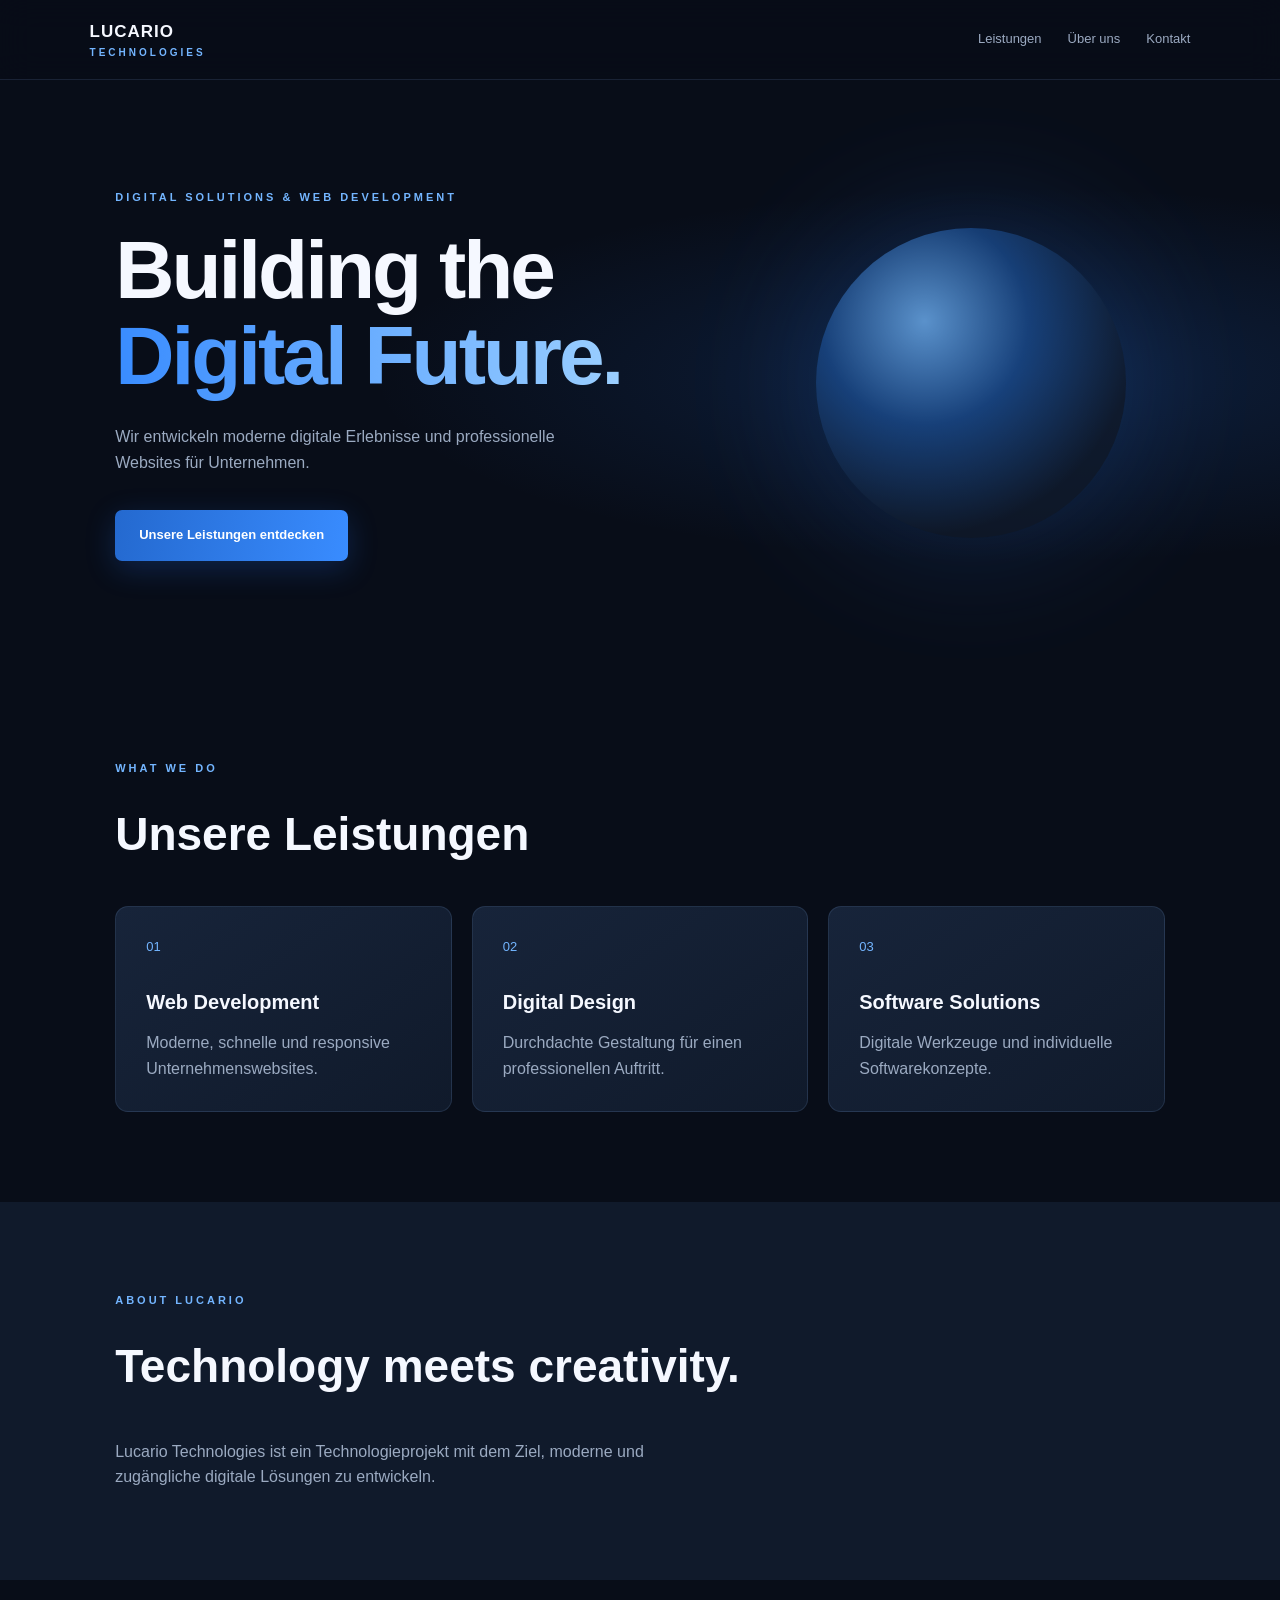
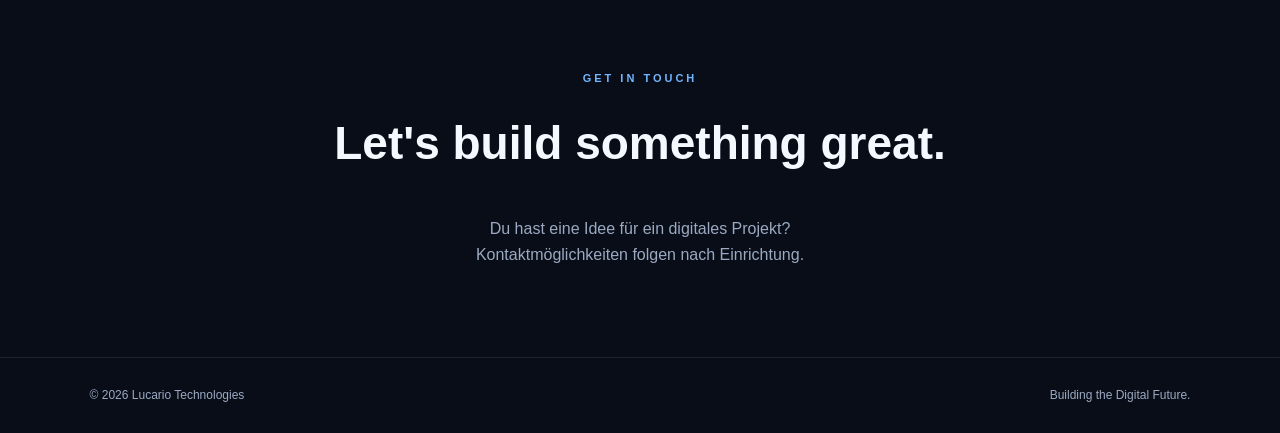
<file: index.html>
<!DOCTYPE html>
<html lang="de">
<head>
  <meta charset="UTF-8">
  <meta name="viewport" content="width=device-width, initial-scale=1.0">
  <meta name="description" content="Lucario Technologies – moderne Websites und digitale Lösungen für Unternehmen.">
  <title>Lucario Technologies | Digital Solutions</title>
  <link rel="stylesheet" href="style.css">
</head>
<body>

<header class="header">
  <a href="#" class="logo">LUCARIO<span>TECHNOLOGIES</span></a>
  <nav>
    <a href="#services">Leistungen</a>
    <a href="#about">Über uns</a>
    <a href="#contact">Kontakt</a>
  </nav>
</header>

<main>
  <section class="hero">
    <div class="hero-content">
      <p class="eyebrow">DIGITAL SOLUTIONS & WEB DEVELOPMENT</p>
      <h1>Building the<br><span>Digital Future.</span></h1>
      <p class="intro">
        Wir entwickeln moderne digitale Erlebnisse
        und professionelle Websites für Unternehmen.
      </p>
      <a href="#services" class="button">Unsere Leistungen entdecken</a>
    </div>
    <div class="orb"></div>
  </section>

  <section id="services" class="section">
    <p class="eyebrow">WHAT WE DO</p>
    <h2>Unsere Leistungen</h2>
    <div class="cards">
      <article class="card">
        <div class="number">01</div>
        <h3>Web Development</h3>
        <p>Moderne, schnelle und responsive Unternehmenswebsites.</p>
      </article>
      <article class="card">
        <div class="number">02</div>
        <h3>Digital Design</h3>
        <p>Durchdachte Gestaltung für einen professionellen Auftritt.</p>
      </article>
      <article class="card">
        <div class="number">03</div>
        <h3>Software Solutions</h3>
        <p>Digitale Werkzeuge und individuelle Softwarekonzepte.</p>
      </article>
    </div>
  </section>

  <section id="about" class="section about">
    <p class="eyebrow">ABOUT LUCARIO</p>
    <h2>Technology meets creativity.</h2>
    <p>
      Lucario Technologies ist ein Technologieprojekt
      mit dem Ziel, moderne und zugängliche digitale
      Lösungen zu entwickeln.
    </p>
  </section>

  <section id="contact" class="section contact">
    <p class="eyebrow">GET IN TOUCH</p>
    <h2>Let's build something great.</h2>
    <p>Du hast eine Idee für ein digitales Projekt?</p>
    <p>Kontaktmöglichkeiten folgen nach Einrichtung.</p>
  </section>
</main>

<footer>
  <p>© 2026 Lucario Technologies</p>
  <p>Building the Digital Future.</p>
</footer>

<script src="script.js"></script>
</body>
</html>
</file>
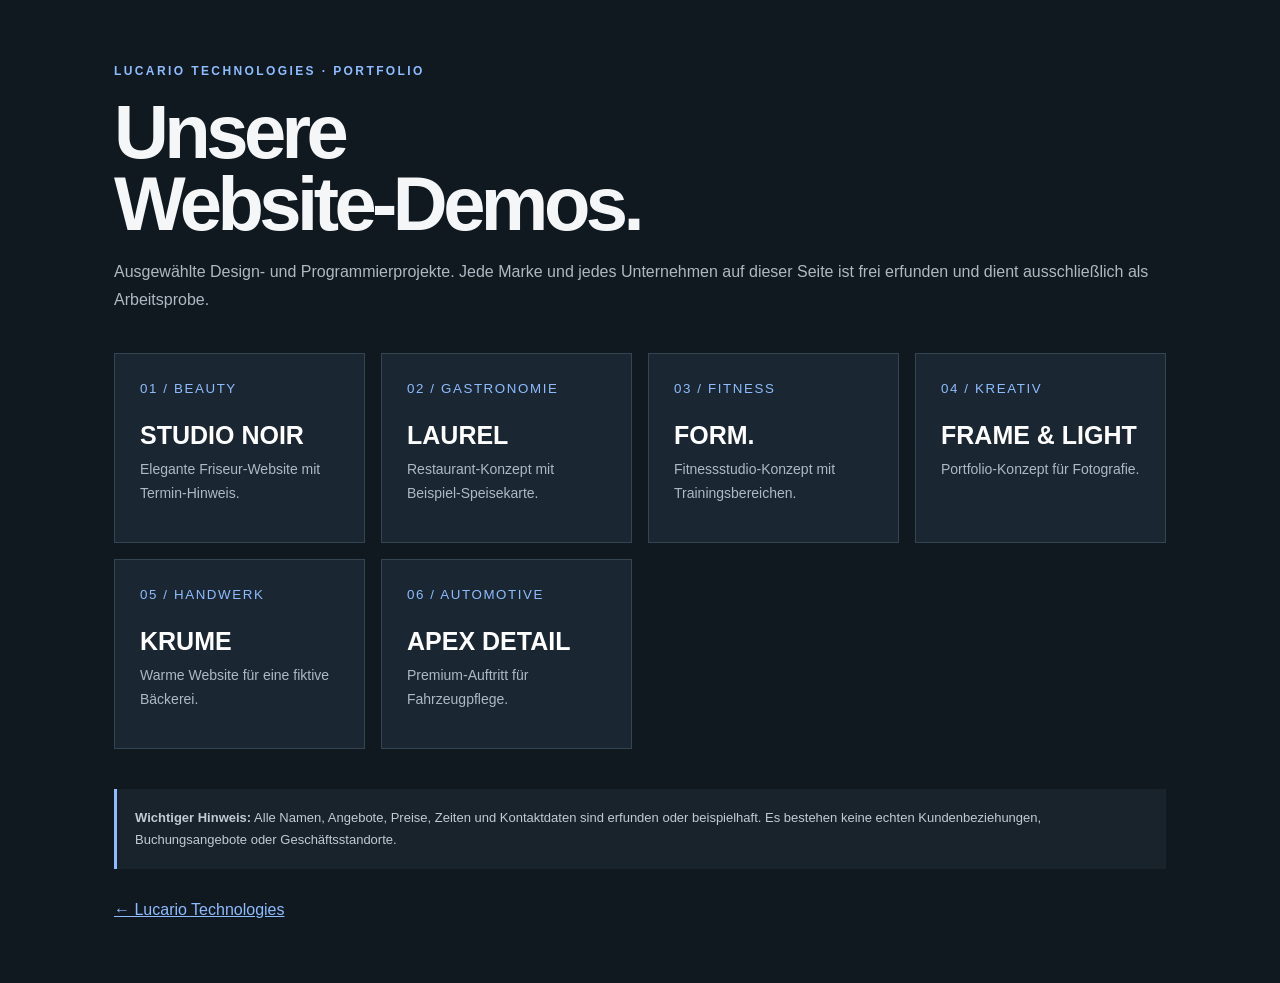
<file: demos/index.html>
<!doctype html>
<html lang="de"><head><meta charset="utf-8"><meta name="viewport" content="width=device-width,initial-scale=1"><meta name="theme-color" content="#101820"><meta name="description" content="Fiktive Website-Demos von Lucario Technologies."><title>Website-Demos — Lucario Technologies</title><style>
*{box-sizing:border-box}body{margin:0;background:#101820;color:#f4f6f7;font-family:Arial,sans-serif}.wrap{max-width:1100px;margin:auto;padding:64px 24px}.tag{color:#8ebcff;font-size:12px;letter-spacing:.2em;text-transform:uppercase;font-weight:bold}h1{font-size:clamp(40px,8vw,76px);line-height:.95;letter-spacing:-.06em;margin:18px 0}p{color:#aeb9c2;line-height:1.7}.grid{display:grid;grid-template-columns:repeat(auto-fit,minmax(230px,1fr));gap:16px;margin-top:40px}.card{display:block;padding:25px;min-height:190px;background:#1a2732;border:1px solid #344451;text-decoration:none;color:white;transition:.2s}.card:hover{border-color:#8ebcff;transform:translateY(-3px)}.card small{color:#8ebcff;letter-spacing:.12em}.card h2{font-size:25px;margin:24px 0 8px}.card p{font-size:14px;margin:0}.notice{margin-top:40px;padding:18px;border-left:3px solid #8ebcff;background:#18232c;font-size:13px;color:#c1cbd2;line-height:1.7}a.back{display:inline-block;margin-top:32px;color:#8ebcff}
</style></head><body><main class="wrap"><div class="tag">Lucario Technologies · Portfolio</div><h1>Unsere<br>Website-Demos.</h1><p>Ausgewählte Design- und Programmierprojekte. Jede Marke und jedes Unternehmen auf dieser Seite ist frei erfunden und dient ausschließlich als Arbeitsprobe.</p><section class="grid">
<a class="card" href="friseur/"><small>01 / BEAUTY</small><h2>STUDIO NOIR</h2><p>Elegante Friseur-Website mit Termin-Hinweis.</p></a>
<a class="card" href="restaurant/"><small>02 / GASTRONOMIE</small><h2>LAUREL</h2><p>Restaurant-Konzept mit Beispiel-Speisekarte.</p></a>
<a class="card" href="fitness/"><small>03 / FITNESS</small><h2>FORM.</h2><p>Fitnessstudio-Konzept mit Trainingsbereichen.</p></a>
<a class="card" href="fotografie/"><small>04 / KREATIV</small><h2>FRAME & LIGHT</h2><p>Portfolio-Konzept für Fotografie.</p></a>
<a class="card" href="baeckerei/"><small>05 / HANDWERK</small><h2>KRUME</h2><p>Warme Website für eine fiktive Bäckerei.</p></a>
<a class="card" href="detailing/"><small>06 / AUTOMOTIVE</small><h2>APEX DETAIL</h2><p>Premium-Auftritt für Fahrzeugpflege.</p></a>
</section><div class="notice"><strong>Wichtiger Hinweis:</strong> Alle Namen, Angebote, Preise, Zeiten und Kontaktdaten sind erfunden oder beispielhaft. Es bestehen keine echten Kundenbeziehungen, Buchungsangebote oder Geschäftsstandorte.</div><a class="back" href="../">← Lucario Technologies</a></main></body></html>
</file>
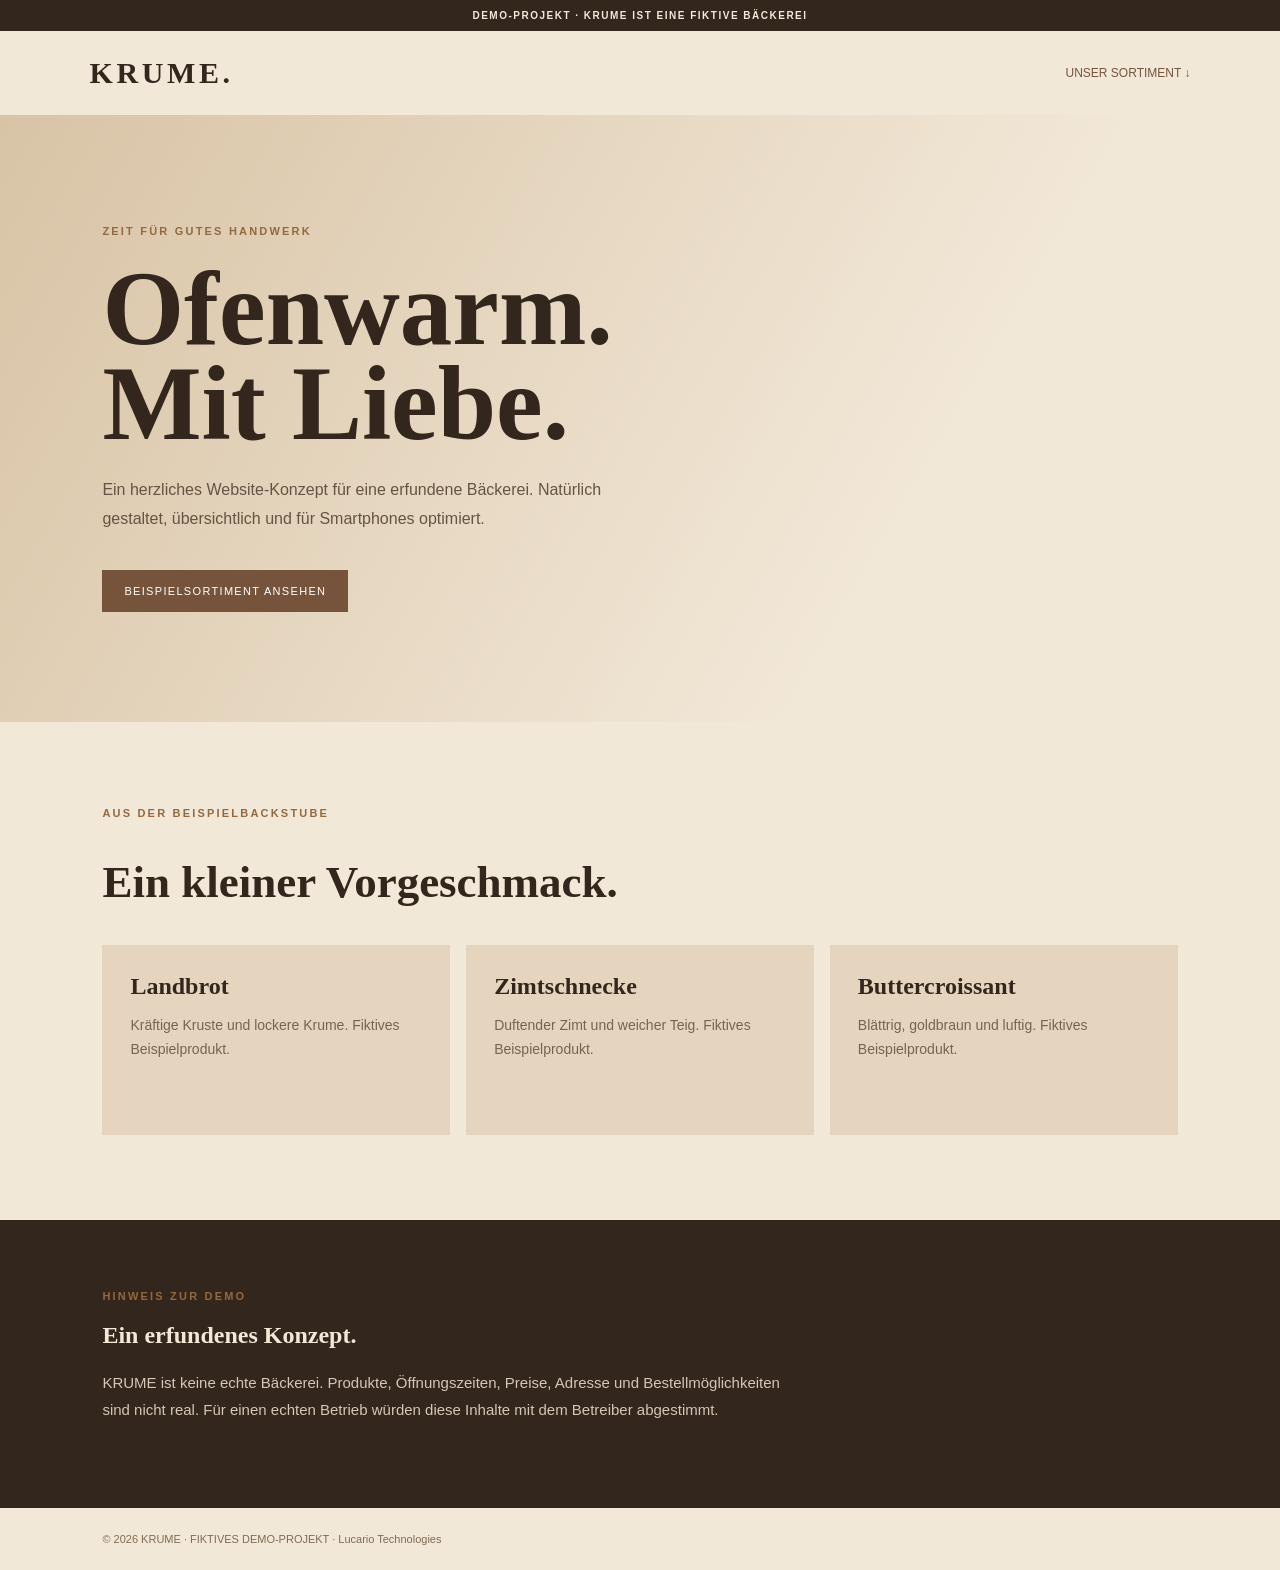
<file: demos/baeckerei/index.html>
<!doctype html><html lang="de"><head><meta charset="utf-8"><meta name="viewport" content="width=device-width,initial-scale=1"><meta name="theme-color" content="#f2e8d8"><title>KRUME — Bäckerei Demo</title><style>
*{box-sizing:border-box}body{margin:0;background:#f2e8d8;color:#33261d;font-family:Georgia,serif}.demo{background:#33261d;color:#f2e8d8;text-align:center;padding:10px;font:700 10px Arial;letter-spacing:.15em}.nav{padding:25px 7%;display:flex;justify-content:space-between;align-items:center}.logo{font-size:30px;font-weight:bold;letter-spacing:.12em}.nav a{color:#76543b;text-decoration:none;font:12px Arial}.hero{padding:110px 8%;background:linear-gradient(120deg,#d8c3a5,#f2e8d8 70%);min-height:560px;display:flex;align-items:center}.hero div{max-width:690px}.eyebrow{font:700 11px Arial;letter-spacing:.2em;color:#95683e;text-transform:uppercase}.hero h1{font-size:clamp(58px,10vw,105px);line-height:.9;margin:25px 0}.hero p{font:16px/1.8 Arial;color:#665344;max-width:500px}.btn{display:inline-block;margin-top:20px;background:#76543b;color:#fff;padding:15px 22px;font:11px Arial;letter-spacing:.12em;text-decoration:none;text-transform:uppercase}.section{padding:85px 8%}.section h2{font-size:45px}.items{display:grid;grid-template-columns:repeat(3,1fr);gap:16px;margin-top:35px}.item{background:#e5d5bf;padding:28px;min-height:190px}.item h3{font-size:24px;margin:0 0 12px}.item p{font:14px/1.7 Arial;color:#766454}.note{background:#33261d;color:#f2e8d8;padding:70px 8%}.note p{font:15px/1.8 Arial;color:#d6c6b5;max-width:680px}footer{padding:25px 8%;font:11px Arial;color:#806a55}@media(max-width:650px){.items{grid-template-columns:1fr}.nav{padding:20px 6%}.section{padding:65px 7%}}
</style></head><body><div class="demo">DEMO-PROJEKT · KRUME IST EINE FIKTIVE BÄCKEREI</div><nav class="nav"><div class="logo">KRUME.</div><a href="#sortiment">UNSER SORTIMENT ↓</a></nav><main><section class="hero"><div><div class="eyebrow">Zeit für gutes Handwerk</div><h1>Ofenwarm.<br>Mit Liebe.</h1><p>Ein herzliches Website-Konzept für eine erfundene Bäckerei. Natürlich gestaltet, übersichtlich und für Smartphones optimiert.</p><a class="btn" href="#sortiment">Beispielsortiment ansehen</a></div></section><section class="section" id="sortiment"><div class="eyebrow">Aus der Beispielbackstube</div><h2>Ein kleiner Vorgeschmack.</h2><div class="items"><article class="item"><h3>Landbrot</h3><p>Kräftige Kruste und lockere Krume. Fiktives Beispielprodukt.</p></article><article class="item"><h3>Zimtschnecke</h3><p>Duftender Zimt und weicher Teig. Fiktives Beispielprodukt.</p></article><article class="item"><h3>Buttercroissant</h3><p>Blättrig, goldbraun und luftig. Fiktives Beispielprodukt.</p></article></div></section><section class="note"><div class="eyebrow">Hinweis zur Demo</div><h2>Ein erfundenes Konzept.</h2><p>KRUME ist keine echte Bäckerei. Produkte, Öffnungszeiten, Preise, Adresse und Bestellmöglichkeiten sind nicht real. Für einen echten Betrieb würden diese Inhalte mit dem Betreiber abgestimmt.</p></section></main><footer>© <span id="year"></span> KRUME · FIKTIVES DEMO-PROJEKT · Lucario Technologies</footer><script>document.getElementById('year').textContent=new Date().getFullYear()</script></body></html>
</file>
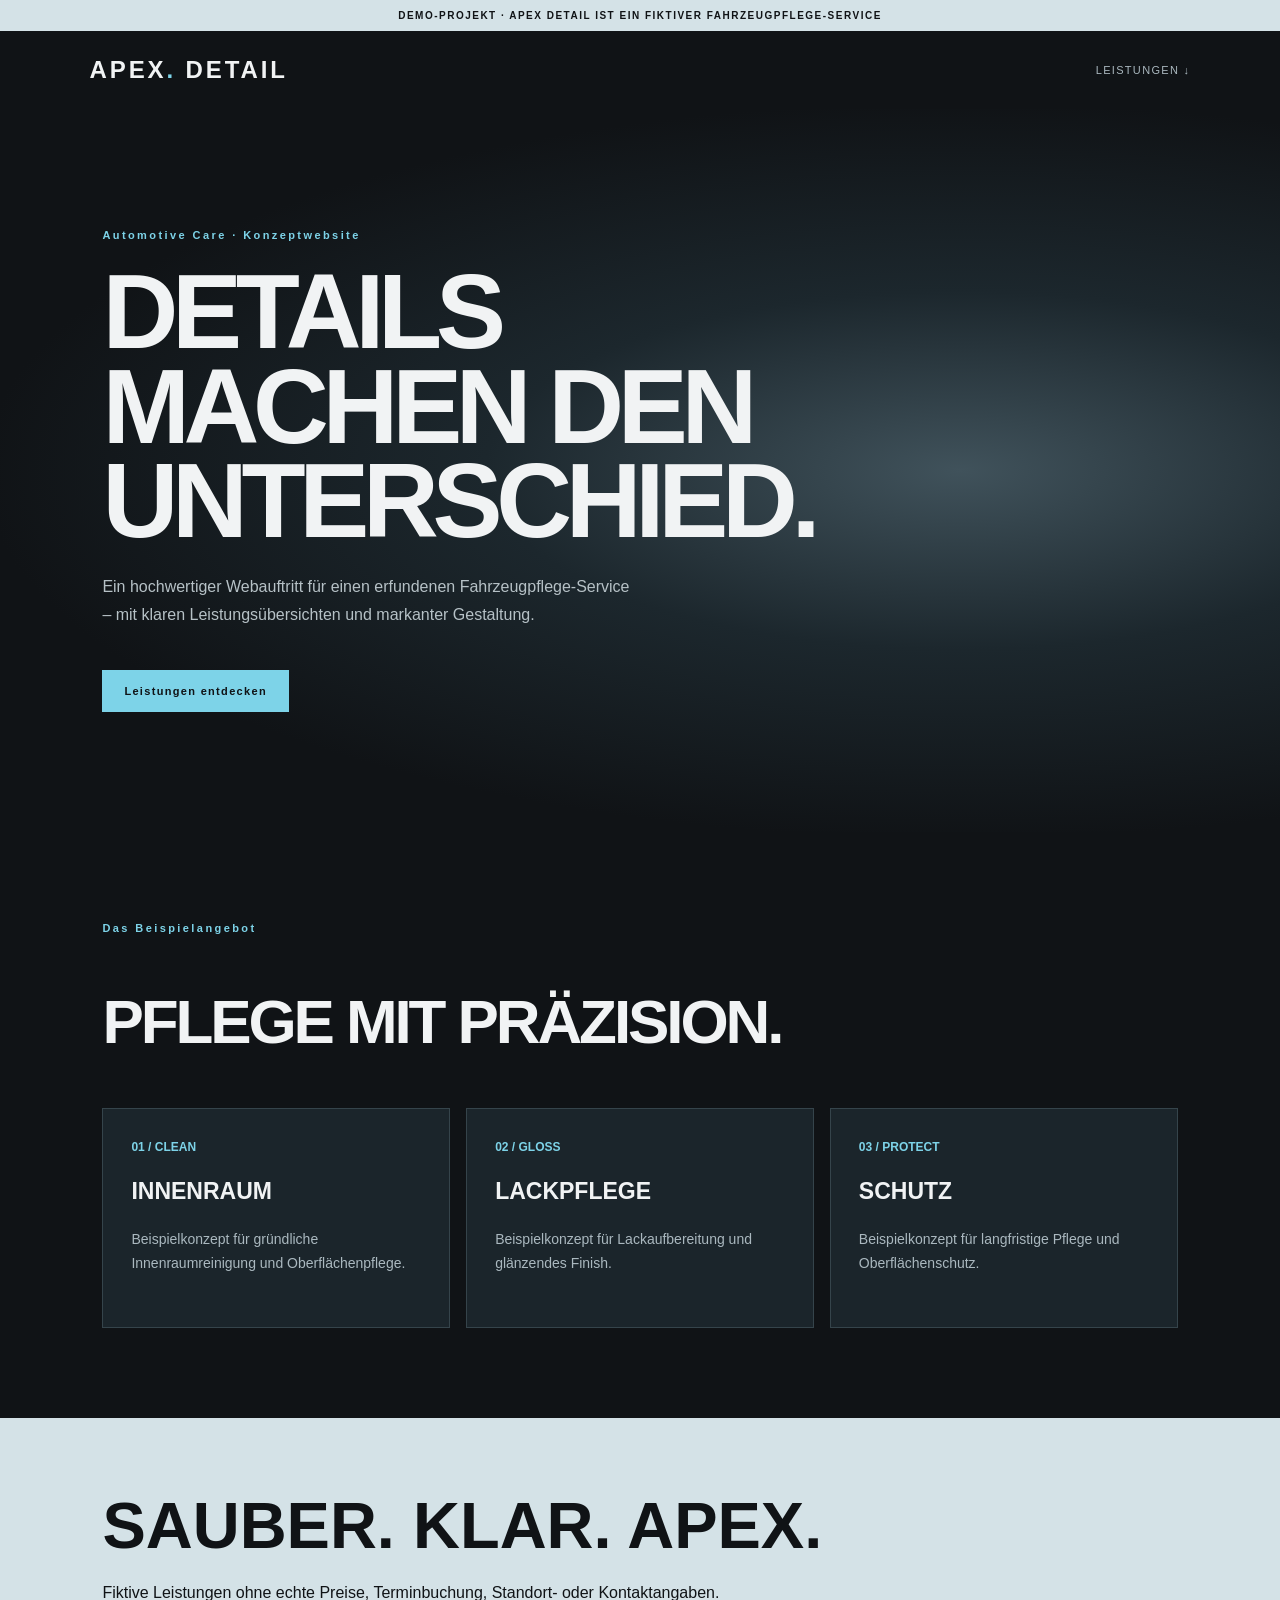
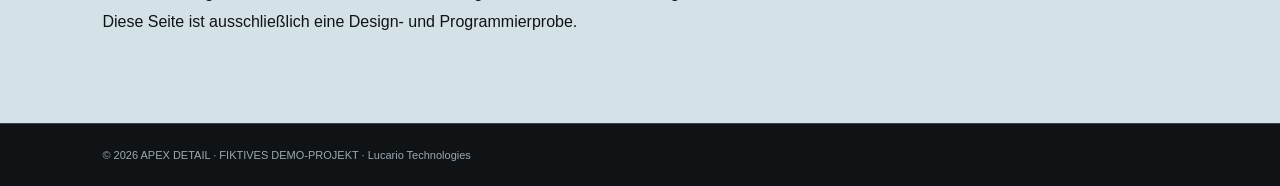
<file: demos/detailing/index.html>
<!doctype html><html lang="de"><head><meta charset="utf-8"><meta name="viewport" content="width=device-width,initial-scale=1"><meta name="theme-color" content="#101316"><title>APEX DETAIL — Automotive Demo</title><style>
*{box-sizing:border-box}body{margin:0;background:#101316;color:#f1f3f4;font-family:Arial,sans-serif}.demo{text-align:center;padding:10px;background:#d4e2e7;color:#101316;font-size:10px;font-weight:bold;letter-spacing:.15em}.nav{padding:25px 7%;display:flex;justify-content:space-between;align-items:center}.logo{font-size:24px;font-weight:900;letter-spacing:.12em}.logo span{color:#7dd3e8}.nav a{color:#aab8bf;text-decoration:none;font-size:11px;letter-spacing:.12em}.hero{padding:120px 8%;min-height:610px;display:flex;align-items:center;background:radial-gradient(ellipse at 75% 50%,#40525b,#1c272d 35%,#101316 72%)}.hero>div{max-width:720px}.eyebrow{font-size:11px;color:#7dd3e8;letter-spacing:.22em;font-weight:bold}.hero h1{font-size:clamp(55px,9vw,105px);line-height:.9;letter-spacing:-.06em;text-transform:uppercase;margin:24px 0}.hero p{max-width:540px;color:#b6c1c6;line-height:1.8}.btn{display:inline-block;margin-top:24px;padding:15px 22px;background:#7dd3e8;color:#101316;text-decoration:none;font-size:11px;font-weight:bold;letter-spacing:.12em}.section{padding:90px 8%}.section h2{font-size:clamp(36px,6vw,62px);letter-spacing:-.05em;text-transform:uppercase}.cards{display:grid;grid-template-columns:repeat(3,1fr);gap:16px;margin-top:35px}.card{padding:28px;background:#1b252b;border:1px solid #35444b;min-height:220px}.card b{color:#7dd3e8;font-size:12px}.card h3{font-size:23px;text-transform:uppercase}.card p{color:#aab8bf;font-size:14px;line-height:1.7}.band{padding:70px 8%;background:#d4e2e7;color:#101316}.band h2{font-size:clamp(34px,6vw,65px);text-transform:uppercase;margin:0}.band p{max-width:650px;line-height:1.8}footer{padding:25px 8%;border-top:1px solid #35444b;color:#9ba9b0;font-size:11px}@media(max-width:700px){.cards{grid-template-columns:1fr}.nav{padding:20px 6%}.section{padding:70px 7%}}
</style></head><body><div class="demo">DEMO-PROJEKT · APEX DETAIL IST EIN FIKTIVER FAHRZEUGPFLEGE-SERVICE</div><nav class="nav"><div class="logo">APEX<span>.</span> DETAIL</div><a href="#leistungen">LEISTUNGEN ↓</a></nav><main><section class="hero"><div><div class="eyebrow">Automotive Care · Konzeptwebsite</div><h1>Details<br>machen den<br>Unterschied.</h1><p>Ein hochwertiger Webauftritt für einen erfundenen Fahrzeugpflege-Service – mit klaren Leistungsübersichten und markanter Gestaltung.</p><a class="btn" href="#leistungen">Leistungen entdecken</a></div></section><section class="section" id="leistungen"><div class="eyebrow">Das Beispielangebot</div><h2>Pflege mit Präzision.</h2><div class="cards"><article class="card"><b>01 / CLEAN</b><h3>Innenraum</h3><p>Beispielkonzept für gründliche Innenraumreinigung und Oberflächenpflege.</p></article><article class="card"><b>02 / GLOSS</b><h3>Lackpflege</h3><p>Beispielkonzept für Lackaufbereitung und glänzendes Finish.</p></article><article class="card"><b>03 / PROTECT</b><h3>Schutz</h3><p>Beispielkonzept für langfristige Pflege und Oberflächenschutz.</p></article></div></section><section class="band"><h2>Sauber. Klar. APEX.</h2><p>Fiktive Leistungen ohne echte Preise, Terminbuchung, Standort- oder Kontaktangaben. Diese Seite ist ausschließlich eine Design- und Programmierprobe.</p></section></main><footer>© <span id="year"></span> APEX DETAIL · FIKTIVES DEMO-PROJEKT · Lucario Technologies</footer><script>document.getElementById('year').textContent=new Date().getFullYear()</script></body></html>
</file>
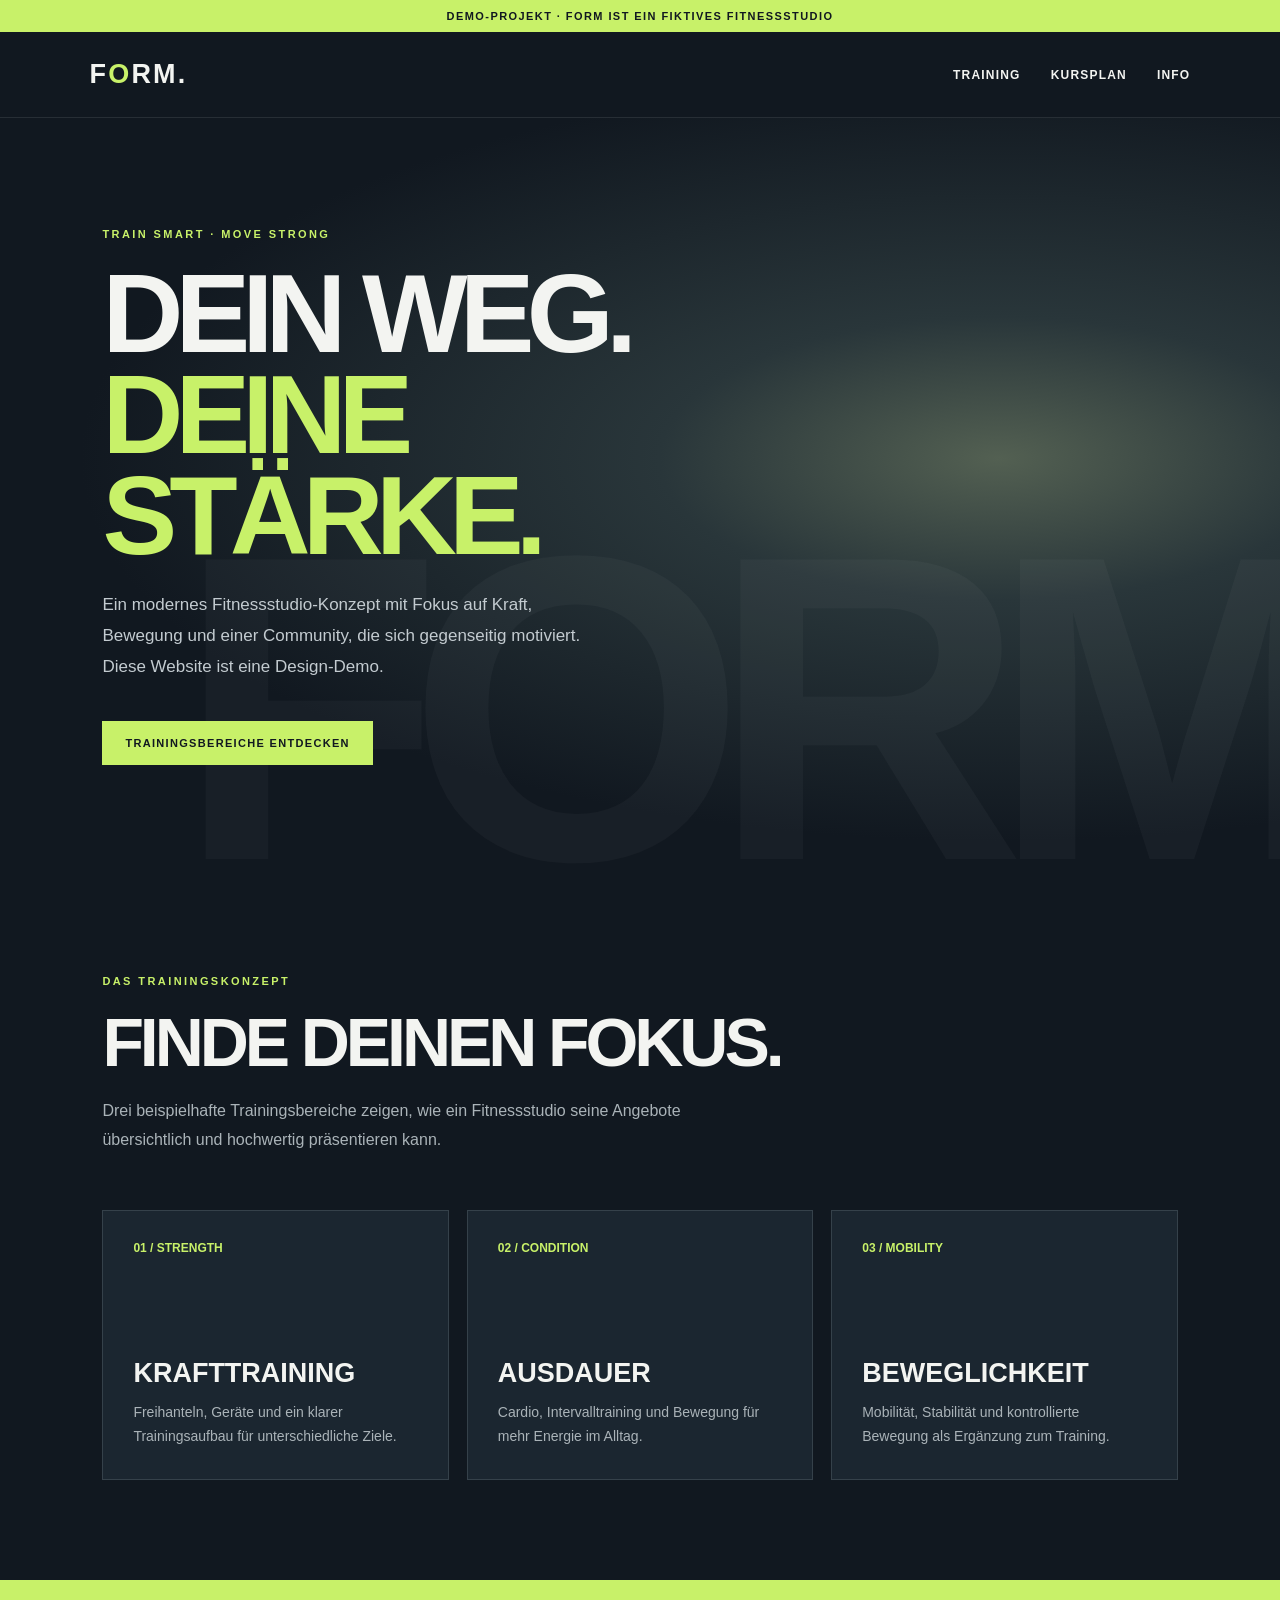
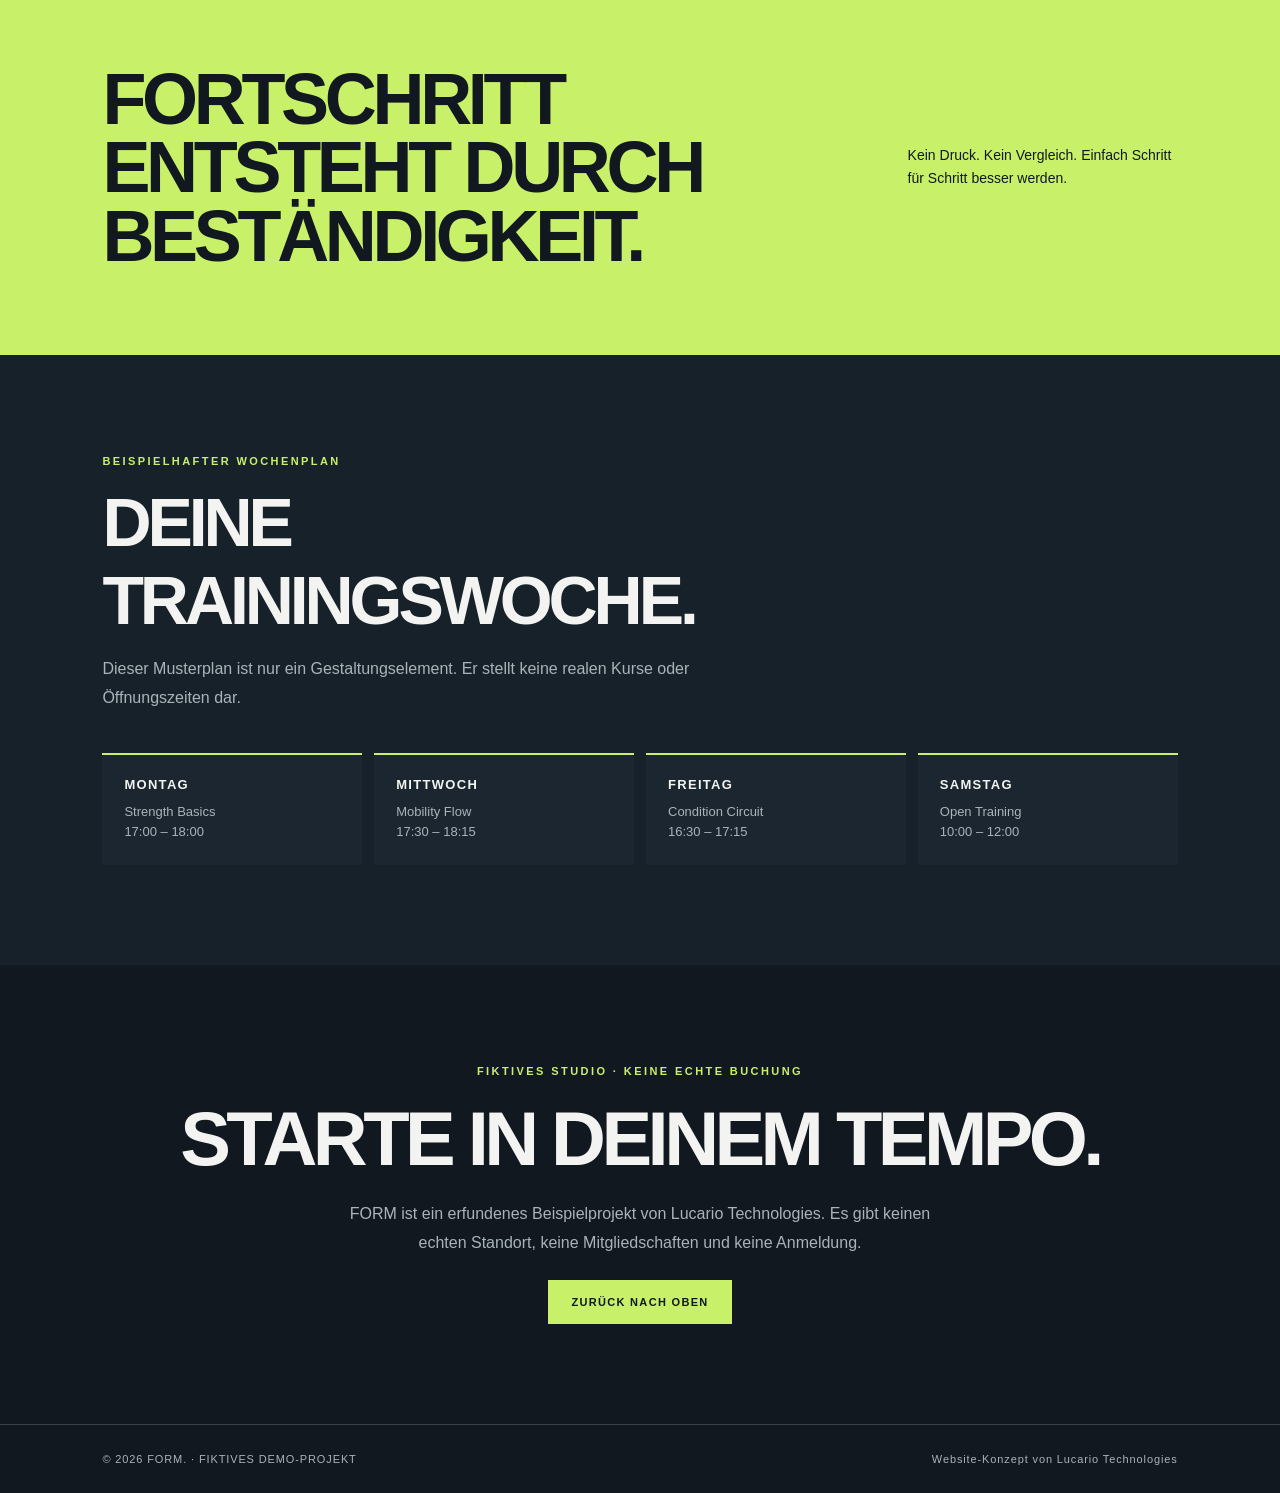
<file: demos/fitness/index.html>
<!doctype html>
<html lang="de">
<head>
  <meta charset="utf-8">
  <meta name="viewport" content="width=device-width, initial-scale=1">
  <meta name="theme-color" content="#111820">
  <meta name="description" content="Fiktives Fitnessstudio-Demoprojekt von Lucario Technologies.">
  <title>FORM — Fitness Demo</title>
  <style>
    :root{--bg:#111820;--panel:#1b2630;--white:#f3f4f1;--muted:#aab3b8;--lime:#c8f169;--line:#35414a}
    *{box-sizing:border-box}html{scroll-behavior:smooth}body{margin:0;background:var(--bg);color:var(--white);font-family:Arial,Helvetica,sans-serif}
    a{color:inherit;text-decoration:none}.demo{position:sticky;top:0;z-index:10;padding:10px 14px;text-align:center;background:var(--lime);color:#111820;font-size:11px;font-weight:800;letter-spacing:.13em}
    header{height:86px;padding:0 7%;display:flex;align-items:center;justify-content:space-between;border-bottom:1px solid #ffffff18}
    .logo{font-size:27px;font-weight:900;letter-spacing:.08em}.logo span{color:var(--lime)}nav{display:flex;gap:30px;font-size:12px;font-weight:700;letter-spacing:.1em;text-transform:uppercase}nav a:hover{color:var(--lime)}
    .hero{min-height:680px;padding:110px 8%;display:flex;align-items:center;position:relative;overflow:hidden;background:radial-gradient(ellipse at 78% 45%,#536052 0,#29363a 24%,#111820 65%)}
    .hero:after{content:"FORM";position:absolute;right:-3%;bottom:-11%;font-size:clamp(180px,34vw,470px);font-weight:900;letter-spacing:-.08em;color:#ffffff08;pointer-events:none}
    .hero-content{position:relative;z-index:1;max-width:700px}.eyebrow{color:var(--lime);font-size:11px;font-weight:800;letter-spacing:.22em;text-transform:uppercase}
    h1{font-size:clamp(58px,10vw,112px);line-height:.9;letter-spacing:-.07em;margin:24px 0;font-weight:900;text-transform:uppercase}h1 span{color:var(--lime)}.hero p{max-width:510px;color:#c3cbd0;line-height:1.8;font-size:17px}
    .btn{display:inline-block;margin-top:22px;padding:16px 23px;background:var(--lime);color:#111820;font-size:11px;font-weight:900;letter-spacing:.12em;text-transform:uppercase}.btn:hover{background:#e0ff9d}
    .section{padding:100px 8%}.heading{max-width:700px}.heading h2{font-size:clamp(38px,6vw,68px);letter-spacing:-.06em;text-transform:uppercase;margin:16px 0}.heading p{color:var(--muted);line-height:1.8;max-width:600px}
    .programs{display:grid;grid-template-columns:repeat(3,1fr);gap:18px;margin-top:55px}.program{min-height:270px;background:var(--panel);padding:30px;display:flex;flex-direction:column;justify-content:space-between;border:1px solid var(--line);transition:.2s}.program:hover{transform:translateY(-5px);border-color:var(--lime)}.number{font-size:12px;color:var(--lime);font-weight:800}.program h3{font-size:27px;text-transform:uppercase;margin:0 0 12px}.program p{font-size:14px;line-height:1.7;color:var(--muted);margin:0}
    .statement{background:var(--lime);color:#111820;padding:85px 8%;display:flex;align-items:center;justify-content:space-between;gap:30px}.statement h2{font-size:clamp(38px,6vw,72px);line-height:.95;letter-spacing:-.06em;text-transform:uppercase;margin:0;max-width:720px}.statement p{max-width:270px;line-height:1.7;font-size:14px}
    .schedule{background:#17212a}.days{display:grid;grid-template-columns:repeat(4,1fr);gap:12px;margin-top:40px}.day{padding:22px;background:var(--panel);border-top:2px solid var(--lime)}.day strong{display:block;font-size:13px;letter-spacing:.1em}.day span{display:block;color:var(--muted);font-size:13px;margin-top:10px;line-height:1.6}
    .contact{text-align:center}.contact p{color:var(--muted);line-height:1.8;max-width:620px;margin:0 auto}.contact h2{font-size:clamp(40px,7vw,76px);letter-spacing:-.06em;text-transform:uppercase;margin:18px 0}
    footer{padding:28px 8%;border-top:1px solid var(--line);display:flex;justify-content:space-between;gap:20px;flex-wrap:wrap;color:var(--muted);font-size:11px;letter-spacing:.08em}
    @media(max-width:760px){header{height:auto;min-height:78px;padding:18px 6%;align-items:flex-start;gap:15px}.logo{font-size:22px}nav{gap:12px;flex-wrap:wrap;justify-content:flex-end;font-size:9px;max-width:60%}.hero{min-height:600px;padding:90px 7%}.section{padding:75px 7%}.programs{grid-template-columns:1fr}.program{min-height:210px}.statement{display:block}.statement p{margin-top:25px}.days{grid-template-columns:1fr 1fr}footer{flex-direction:column}}
  </style>
</head>
<body>
  <div class="demo">DEMO-PROJEKT · FORM IST EIN FIKTIVES FITNESSSTUDIO</div>
  <header><a class="logo" href="#start">F<span>O</span>RM.</a><nav aria-label="Hauptnavigation"><a href="#training">Training</a><a href="#plan">Kursplan</a><a href="#kontakt">Info</a></nav></header>
  <main>
    <section class="hero" id="start"><div class="hero-content"><div class="eyebrow">Train smart · Move strong</div><h1>Dein Weg.<br><span>Deine Stärke.</span></h1><p>Ein modernes Fitnessstudio-Konzept mit Fokus auf Kraft, Bewegung und einer Community, die sich gegenseitig motiviert. Diese Website ist eine Design-Demo.</p><a class="btn" href="#training">Trainingsbereiche entdecken</a></div></section>
    <section class="section" id="training"><div class="heading"><div class="eyebrow">Das Trainingskonzept</div><h2>Finde deinen Fokus.</h2><p>Drei beispielhafte Trainingsbereiche zeigen, wie ein Fitnessstudio seine Angebote übersichtlich und hochwertig präsentieren kann.</p></div>
      <div class="programs">
        <article class="program"><span class="number">01 / STRENGTH</span><div><h3>Krafttraining</h3><p>Freihanteln, Geräte und ein klarer Trainingsaufbau für unterschiedliche Ziele.</p></div></article>
        <article class="program"><span class="number">02 / CONDITION</span><div><h3>Ausdauer</h3><p>Cardio, Intervalltraining und Bewegung für mehr Energie im Alltag.</p></div></article>
        <article class="program"><span class="number">03 / MOBILITY</span><div><h3>Beweglichkeit</h3><p>Mobilität, Stabilität und kontrollierte Bewegung als Ergänzung zum Training.</p></div></article>
      </div>
    </section>
    <section class="statement"><h2>Fortschritt entsteht durch Beständigkeit.</h2><p>Kein Druck. Kein Vergleich. Einfach Schritt für Schritt besser werden.</p></section>
    <section class="section schedule" id="plan"><div class="heading"><div class="eyebrow">Beispielhafter Wochenplan</div><h2>Deine Trainingswoche.</h2><p>Dieser Musterplan ist nur ein Gestaltungselement. Er stellt keine realen Kurse oder Öffnungszeiten dar.</p></div>
      <div class="days"><div class="day"><strong>MONTAG</strong><span>Strength Basics<br>17:00 – 18:00</span></div><div class="day"><strong>MITTWOCH</strong><span>Mobility Flow<br>17:30 – 18:15</span></div><div class="day"><strong>FREITAG</strong><span>Condition Circuit<br>16:30 – 17:15</span></div><div class="day"><strong>SAMSTAG</strong><span>Open Training<br>10:00 – 12:00</span></div></div>
    </section>
    <section class="section contact" id="kontakt"><div class="eyebrow">Fiktives Studio · Keine echte Buchung</div><h2>Starte in deinem Tempo.</h2><p>FORM ist ein erfundenes Beispielprojekt von Lucario Technologies. Es gibt keinen echten Standort, keine Mitgliedschaften und keine Anmeldung.</p><a class="btn" href="#start">Zurück nach oben</a></section>
  </main>
  <footer><span>© <span id="year"></span> FORM. · FIKTIVES DEMO-PROJEKT</span><span>Website-Konzept von Lucario Technologies</span></footer>
  <script>document.getElementById('year').textContent=new Date().getFullYear();</script>
</body>
</html>
</file>
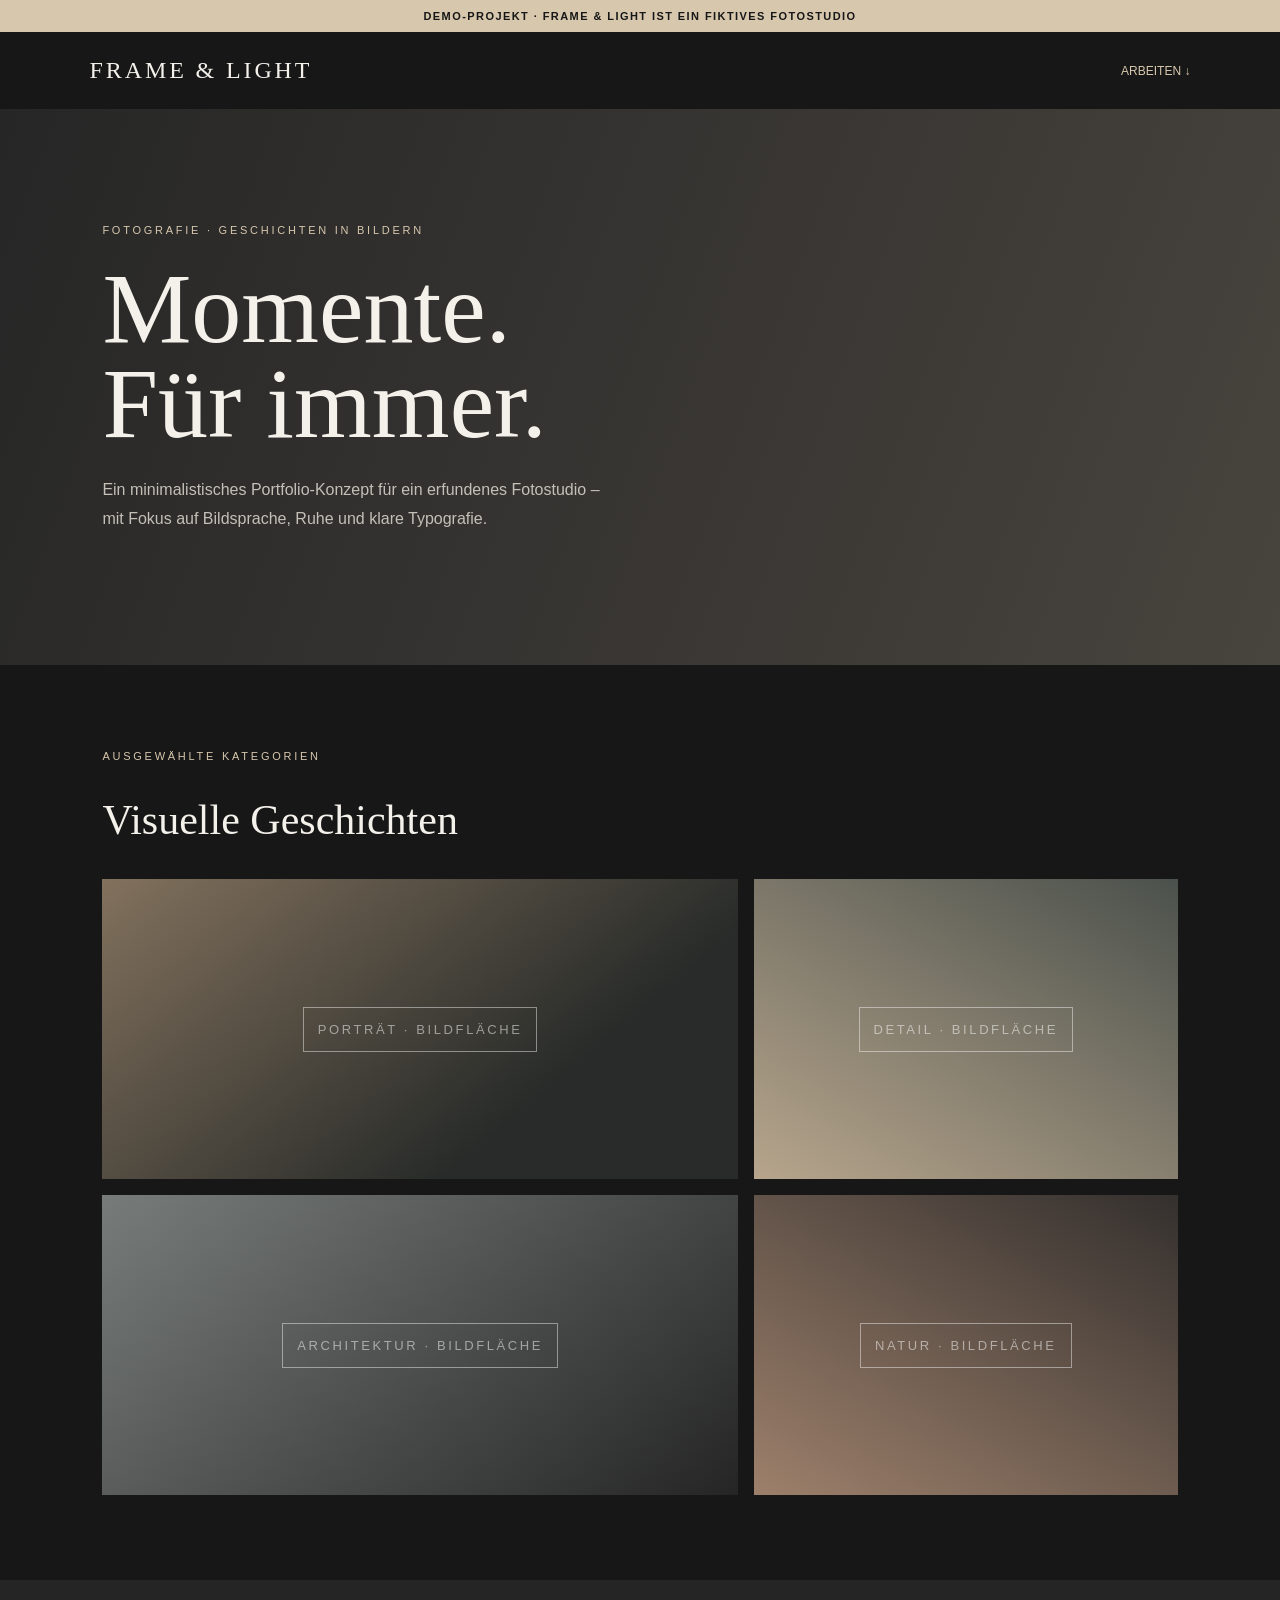
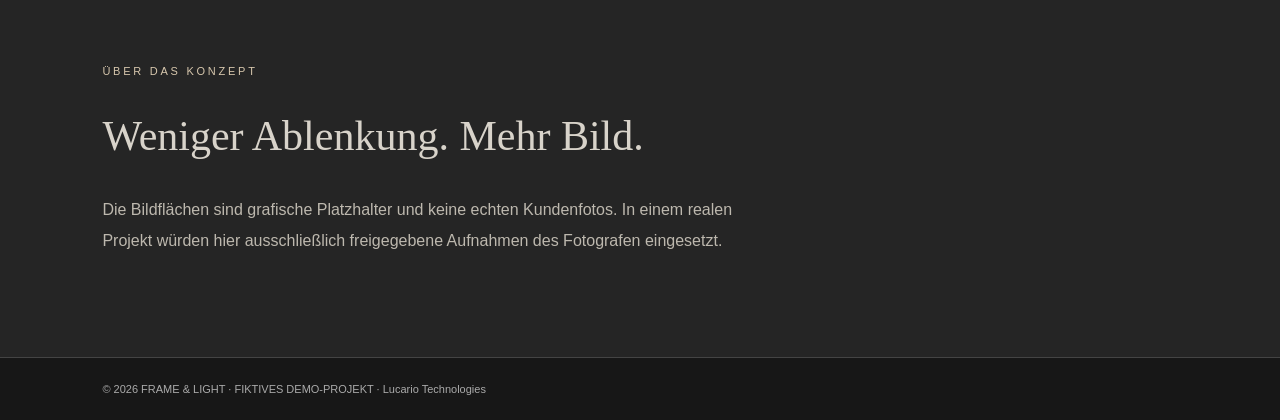
<file: demos/fotografie/index.html>
<!doctype html><html lang="de"><head><meta charset="utf-8"><meta name="viewport" content="width=device-width,initial-scale=1"><meta name="theme-color" content="#171717"><title>FRAME & LIGHT — Fotografie Demo</title><style>
*{box-sizing:border-box}body{margin:0;background:#171717;color:#f4f1eb;font-family:Arial,sans-serif}.demo{text-align:center;padding:10px;background:#d7c7ad;color:#171717;font-size:11px;font-weight:bold;letter-spacing:.13em}.nav{padding:25px 7%;display:flex;justify-content:space-between;align-items:center}.logo{font:24px Georgia,serif;letter-spacing:.12em}.nav a{color:#d7c7ad;text-decoration:none;font-size:12px}.hero{padding:115px 8%;background:linear-gradient(110deg,#262626,#48443e);min-height:520px;display:flex;align-items:center}.hero div{max-width:700px}.eyebrow{color:#d7c7ad;font-size:11px;letter-spacing:.25em;text-transform:uppercase}.hero h1{font:clamp(52px,9vw,100px)/.95 Georgia,serif;margin:25px 0}.hero p{color:#c4c0b8;line-height:1.8;max-width:520px}.section{padding:85px 8%}.section h2{font:42px Georgia,serif}.gallery{display:grid;grid-template-columns:1.2fr .8fr;gap:16px;margin-top:35px}.tile{min-height:300px;background:linear-gradient(140deg,#82715d,#282b29 70%);display:grid;place-items:center;color:#ffffff80;font:13px Arial;letter-spacing:.2em}.tile:nth-child(2){background:linear-gradient(30deg,#b7a58c,#4b514c)}.tile:nth-child(3){background:linear-gradient(140deg,#777c7a,#252525)}.tile:nth-child(4){background:linear-gradient(30deg,#9d806b,#34302e)}.tile span{border:1px solid #ffffff70;padding:14px}.about{background:#252525;color:#d8d3ca}.about p{max-width:650px;line-height:1.9;color:#bdb8ae}footer{padding:25px 8%;border-top:1px solid #444;color:#aaa;font-size:11px}@media(max-width:650px){.gallery{grid-template-columns:1fr}.tile{min-height:220px}.nav{padding:20px 6%}}
</style></head><body><div class="demo">DEMO-PROJEKT · FRAME & LIGHT IST EIN FIKTIVES FOTOSTUDIO</div><nav class="nav"><div class="logo">FRAME & LIGHT</div><a href="#arbeiten">ARBEITEN ↓</a></nav><main><section class="hero"><div><div class="eyebrow">Fotografie · Geschichten in Bildern</div><h1>Momente.<br>Für immer.</h1><p>Ein minimalistisches Portfolio-Konzept für ein erfundenes Fotostudio – mit Fokus auf Bildsprache, Ruhe und klare Typografie.</p></div></section><section class="section" id="arbeiten"><div class="eyebrow">Ausgewählte Kategorien</div><h2>Visuelle Geschichten</h2><div class="gallery"><div class="tile"><span>PORTRÄT · BILDFLÄCHE</span></div><div class="tile"><span>DETAIL · BILDFLÄCHE</span></div><div class="tile"><span>ARCHITEKTUR · BILDFLÄCHE</span></div><div class="tile"><span>NATUR · BILDFLÄCHE</span></div></div></section><section class="section about"><div class="eyebrow">Über das Konzept</div><h2>Weniger Ablenkung. Mehr Bild.</h2><p>Die Bildflächen sind grafische Platzhalter und keine echten Kundenfotos. In einem realen Projekt würden hier ausschließlich freigegebene Aufnahmen des Fotografen eingesetzt.</p></section></main><footer>© <span id="year"></span> FRAME & LIGHT · FIKTIVES DEMO-PROJEKT · Lucario Technologies</footer><script>document.getElementById('year').textContent=new Date().getFullYear()</script></body></html>
</file>
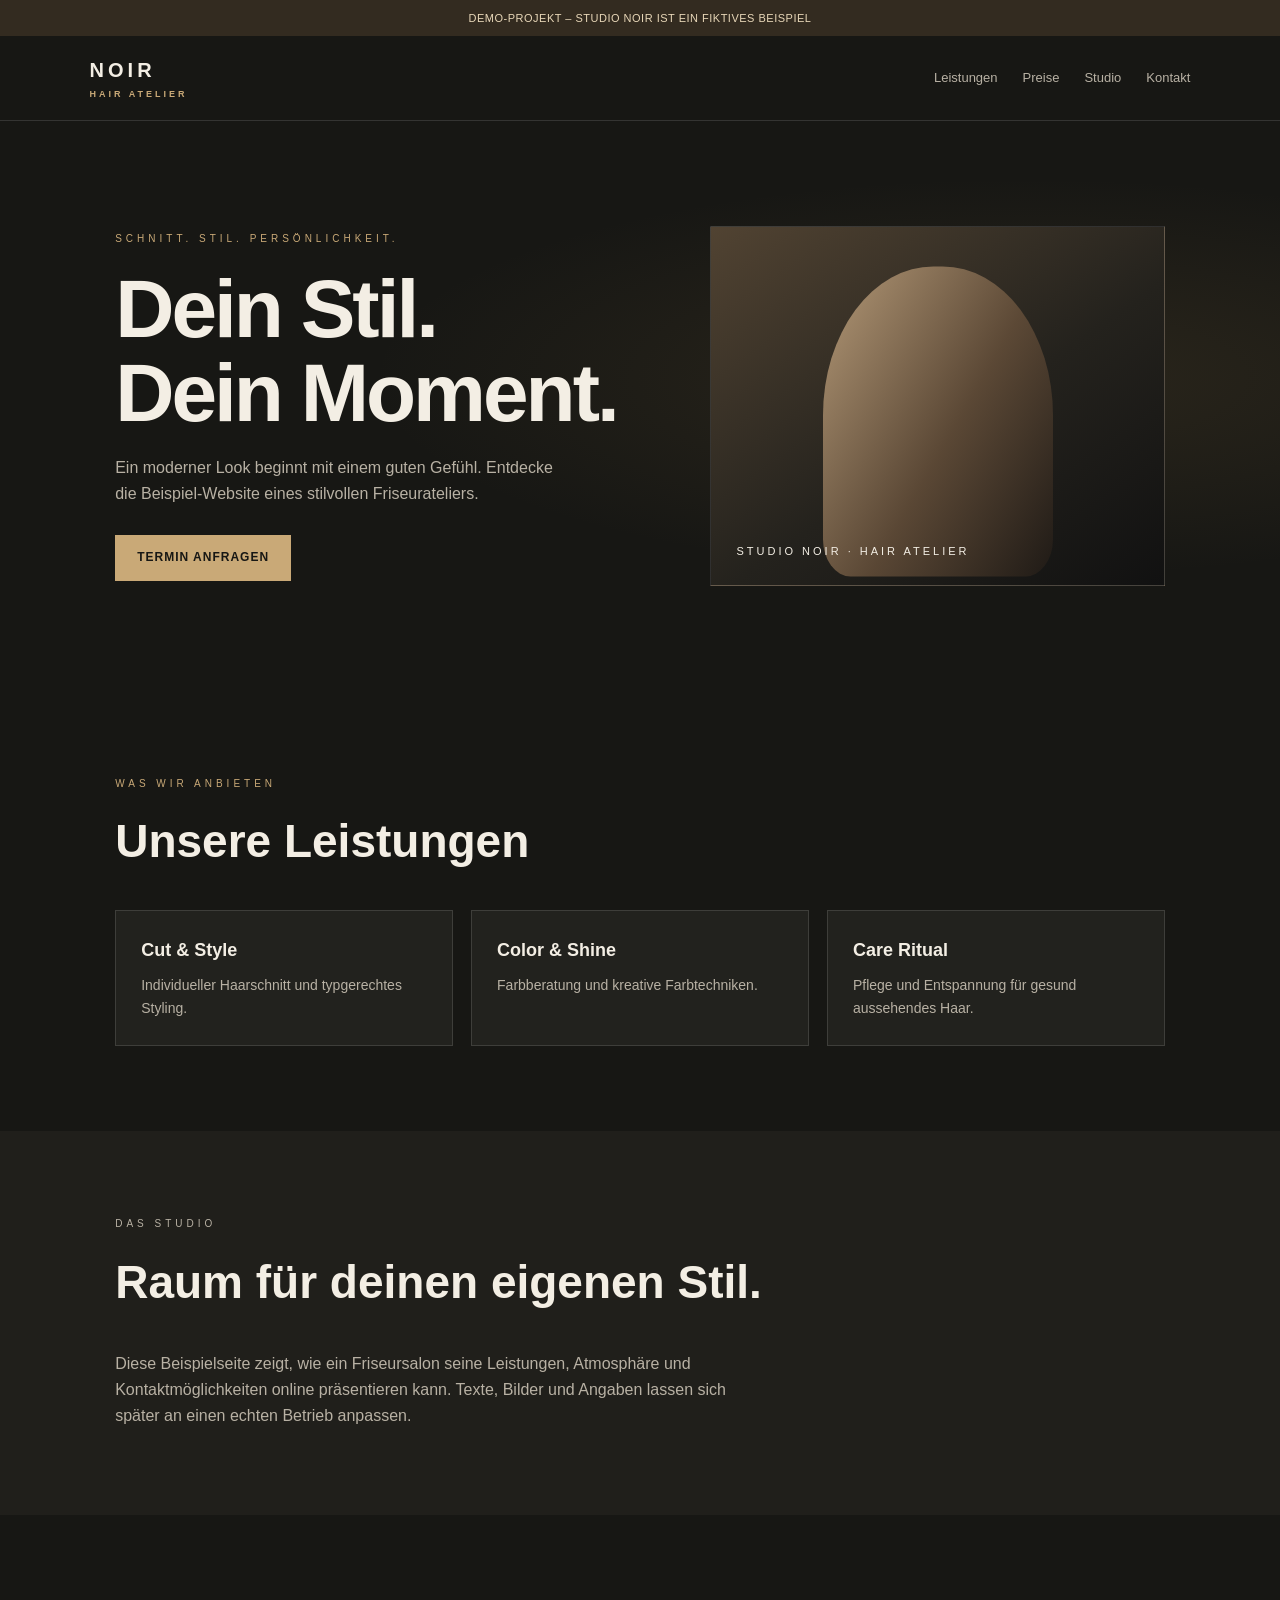
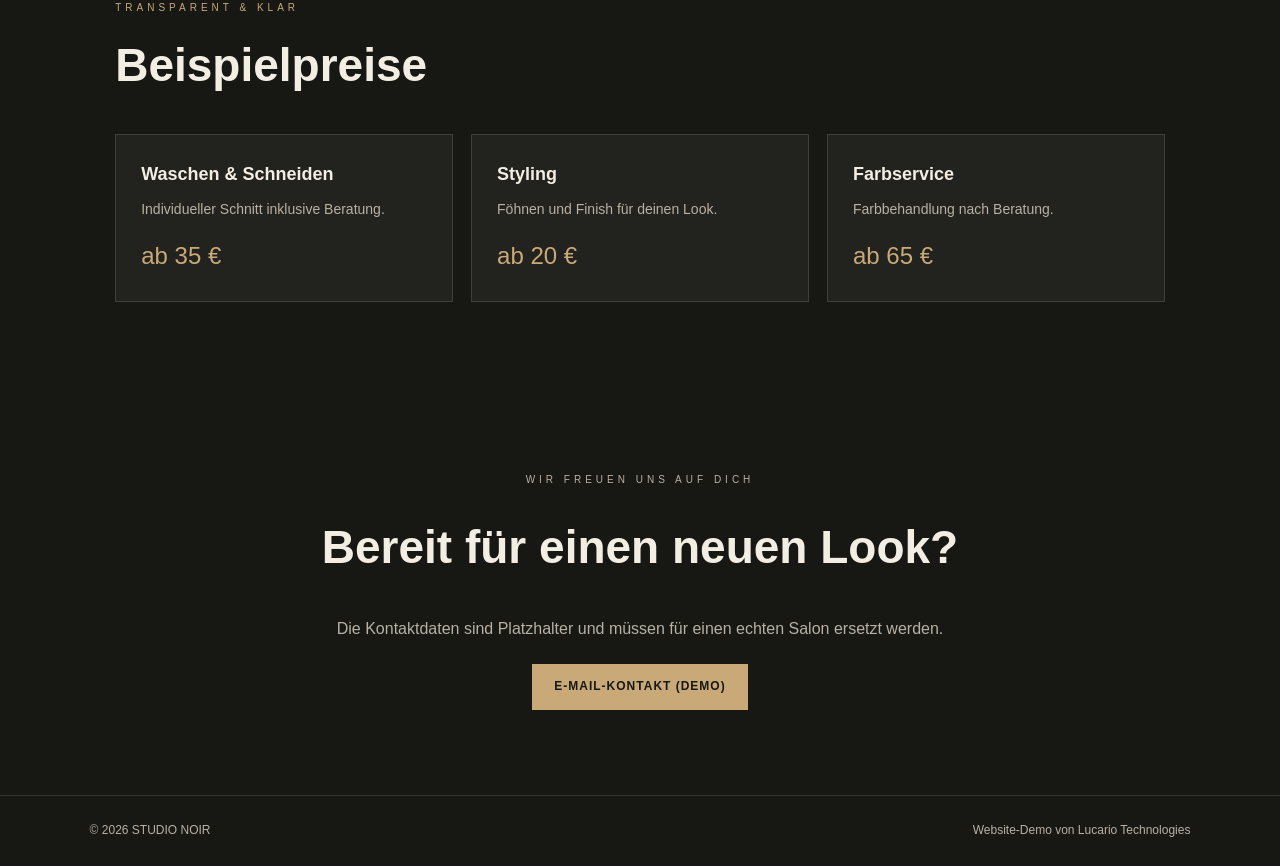
<file: demos/friseur/index.html>
<!DOCTYPE html>
<html lang="de">
<head>
  <meta charset="UTF-8">
  <meta name="viewport" content="width=device-width, initial-scale=1.0">
  <meta name="description" content="Fiktive Friseursalon-Demo von Lucario Technologies.">
  <meta name="theme-color" content="#171714">
  <title>STUDIO NOIR – Friseur-Demo</title>
  <style>
    :root{--bg:#171714;--panel:#22221e;--cream:#f3eee4;--muted:#b8b1a4;--gold:#c9a977;--line:#ffffff20}
    *{box-sizing:border-box;margin:0;padding:0}
    html{scroll-behavior:smooth}
    body{background:var(--bg);color:var(--cream);font-family:Arial,Helvetica,sans-serif;line-height:1.65}
    a{color:inherit;text-decoration:none}
    .top{padding:18px 7%;display:flex;justify-content:space-between;align-items:center;border-bottom:1px solid var(--line);gap:20px}
    .brand{font-size:20px;font-weight:800;letter-spacing:4px}.brand small{display:block;color:var(--gold);font-size:9px;letter-spacing:3px}
    nav{display:flex;gap:25px;font-size:13px;color:var(--muted)}
    .hero{min-height:570px;display:grid;grid-template-columns:1.1fr .9fr;align-items:center;padding:75px 9%;gap:40px;background:radial-gradient(ellipse at 80% 45%,#8c70402b,transparent 45%)}
    .tag{font-size:10px;letter-spacing:4px;color:var(--gold);text-transform:uppercase}
    h1{font-size:clamp(48px,7vw,82px);line-height:1.02;letter-spacing:-3px;margin:20px 0}
    .hero p:not(.tag){color:var(--muted);max-width:450px;margin-bottom:28px}
    .btn{display:inline-block;background:var(--gold);color:#171714;padding:13px 22px;font-size:12px;font-weight:bold;letter-spacing:1px}
    .visual{min-height:360px;border:1px solid var(--line);background:linear-gradient(145deg,#514332,#24221d 55%,#111);display:flex;align-items:end;padding:25px;position:relative;overflow:hidden}
    .visual:before{content:"";position:absolute;width:230px;height:310px;border-radius:48% 48% 12% 12%;background:linear-gradient(120deg,#d0b18a,#68513b 55%,#211b16);left:50%;top:50%;transform:translate(-50%,-45%);opacity:.8}
    .visual span{position:relative;z-index:1;font-size:11px;letter-spacing:3px}
    section.content{padding:85px 9%}
    h2{font-size:clamp(30px,4vw,46px);margin:12px 0 30px}
    .grid{display:grid;grid-template-columns:repeat(3,1fr);gap:18px}
    .tile{padding:25px;background:var(--panel);border:1px solid var(--line)}
    .tile h3{font-size:18px;margin-bottom:8px}.tile p{color:var(--muted);font-size:14px}
    .price{color:var(--gold);font-size:24px;margin-top:15px}
    .about{background:#201f1b}.about p{max-width:650px;color:var(--muted)}
    .contact{text-align:center}.contact p{color:var(--muted);margin-bottom:22px}
    footer{padding:25px 7%;border-top:1px solid var(--line);display:flex;justify-content:space-between;color:var(--muted);font-size:12px}
    .demo-note{text-align:center;background:#332b20;color:#e8d7b8;padding:9px;font-size:11px;letter-spacing:.5px}
    @media(max-width:700px){.top{flex-direction:column}nav{gap:15px;flex-wrap:wrap;justify-content:center}.hero{grid-template-columns:1fr;padding:65px 7%;}.visual{min-height:260px}.content{padding:65px 7%!important}.grid{grid-template-columns:1fr}footer{flex-direction:column;text-align:center;gap:8px}}
  </style>
</head>
<body>
  <div class="demo-note">DEMO-PROJEKT – STUDIO NOIR IST EIN FIKTIVES BEISPIEL</div>
  <header class="top">
    <a class="brand" href="#">NOIR<small>HAIR ATELIER</small></a>
    <nav><a href="#leistungen">Leistungen</a><a href="#preise">Preise</a><a href="#studio">Studio</a><a href="#kontakt">Kontakt</a></nav>
  </header>
  <main>
    <section class="hero">
      <div><p class="tag">Schnitt. Stil. Persönlichkeit.</p><h1>Dein Stil.<br>Dein Moment.</h1><p>Ein moderner Look beginnt mit einem guten Gefühl. Entdecke die Beispiel-Website eines stilvollen Friseurateliers.</p><a class="btn" href="#kontakt">TERMIN ANFRAGEN</a></div>
      <div class="visual"><span>STUDIO NOIR · HAIR ATELIER</span></div>
    </section>
    <section class="content" id="leistungen"><p class="tag">WAS WIR ANBIETEN</p><h2>Unsere Leistungen</h2><div class="grid">
      <article class="tile"><h3>Cut & Style</h3><p>Individueller Haarschnitt und typgerechtes Styling.</p></article>
      <article class="tile"><h3>Color & Shine</h3><p>Farbberatung und kreative Farbtechniken.</p></article>
      <article class="tile"><h3>Care Ritual</h3><p>Pflege und Entspannung für gesund aussehendes Haar.</p></article>
    </div></section>
    <section class="content about" id="studio"><p class="tag">DAS STUDIO</p><h2>Raum für deinen eigenen Stil.</h2><p>Diese Beispielseite zeigt, wie ein Friseursalon seine Leistungen, Atmosphäre und Kontaktmöglichkeiten online präsentieren kann. Texte, Bilder und Angaben lassen sich später an einen echten Betrieb anpassen.</p></section>
    <section class="content" id="preise"><p class="tag">TRANSPARENT & KLAR</p><h2>Beispielpreise</h2><div class="grid">
      <article class="tile"><h3>Waschen & Schneiden</h3><p>Individueller Schnitt inklusive Beratung.</p><div class="price">ab 35 €</div></article>
      <article class="tile"><h3>Styling</h3><p>Föhnen und Finish für deinen Look.</p><div class="price">ab 20 €</div></article>
      <article class="tile"><h3>Farbservice</h3><p>Farbbehandlung nach Beratung.</p><div class="price">ab 65 €</div></article>
    </div></section>
    <section class="content contact" id="kontakt"><p class="tag">WIR FREUEN UNS AUF DICH</p><h2>Bereit für einen neuen Look?</h2><p>Die Kontaktdaten sind Platzhalter und müssen für einen echten Salon ersetzt werden.</p><a class="btn" href="mailto:kontakt@example.com?subject=Terminanfrage%20STUDIO%20NOIR">E-MAIL-KONTAKT (DEMO)</a></section>
  </main>
  <footer><span>© <span id="year"></span> STUDIO NOIR</span><span>Website-Demo von Lucario Technologies</span></footer>
  <script>document.getElementById("year").textContent=new Date().getFullYear();</script>
</body>
</html>
</file>
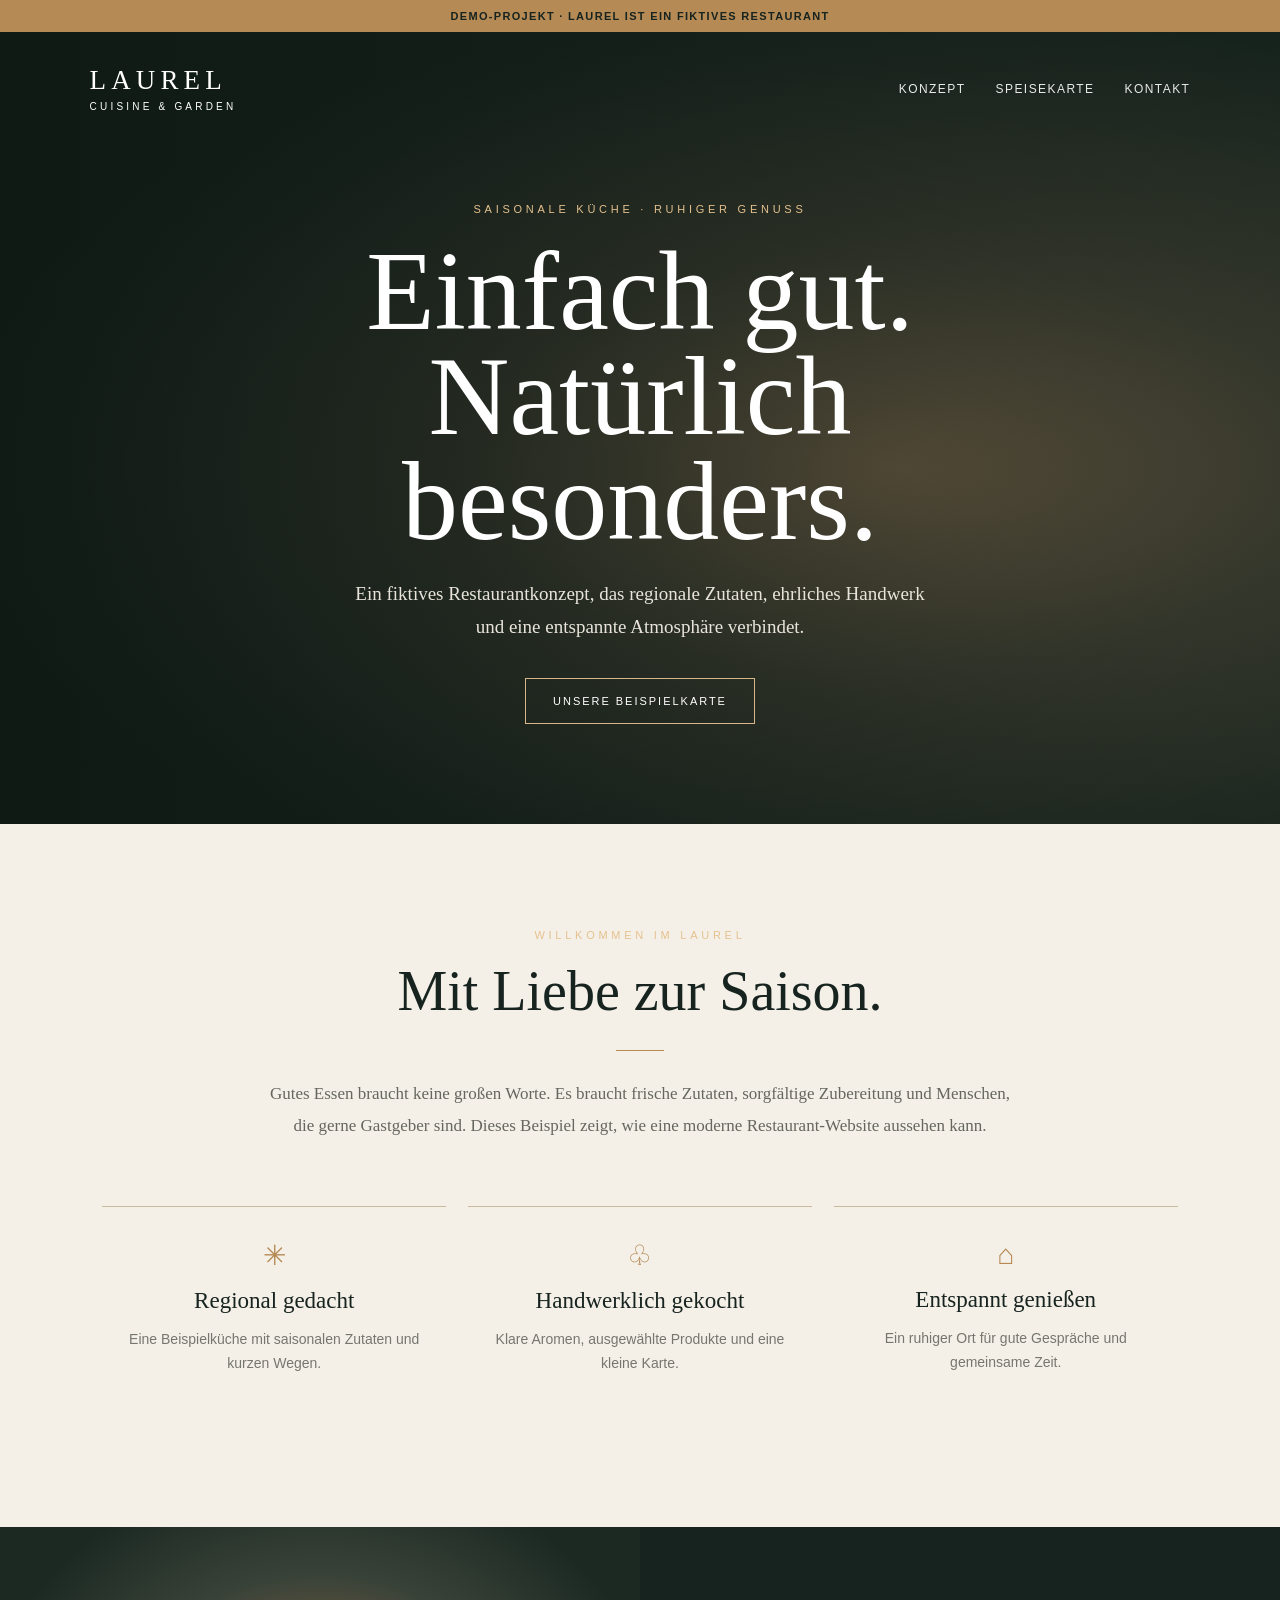
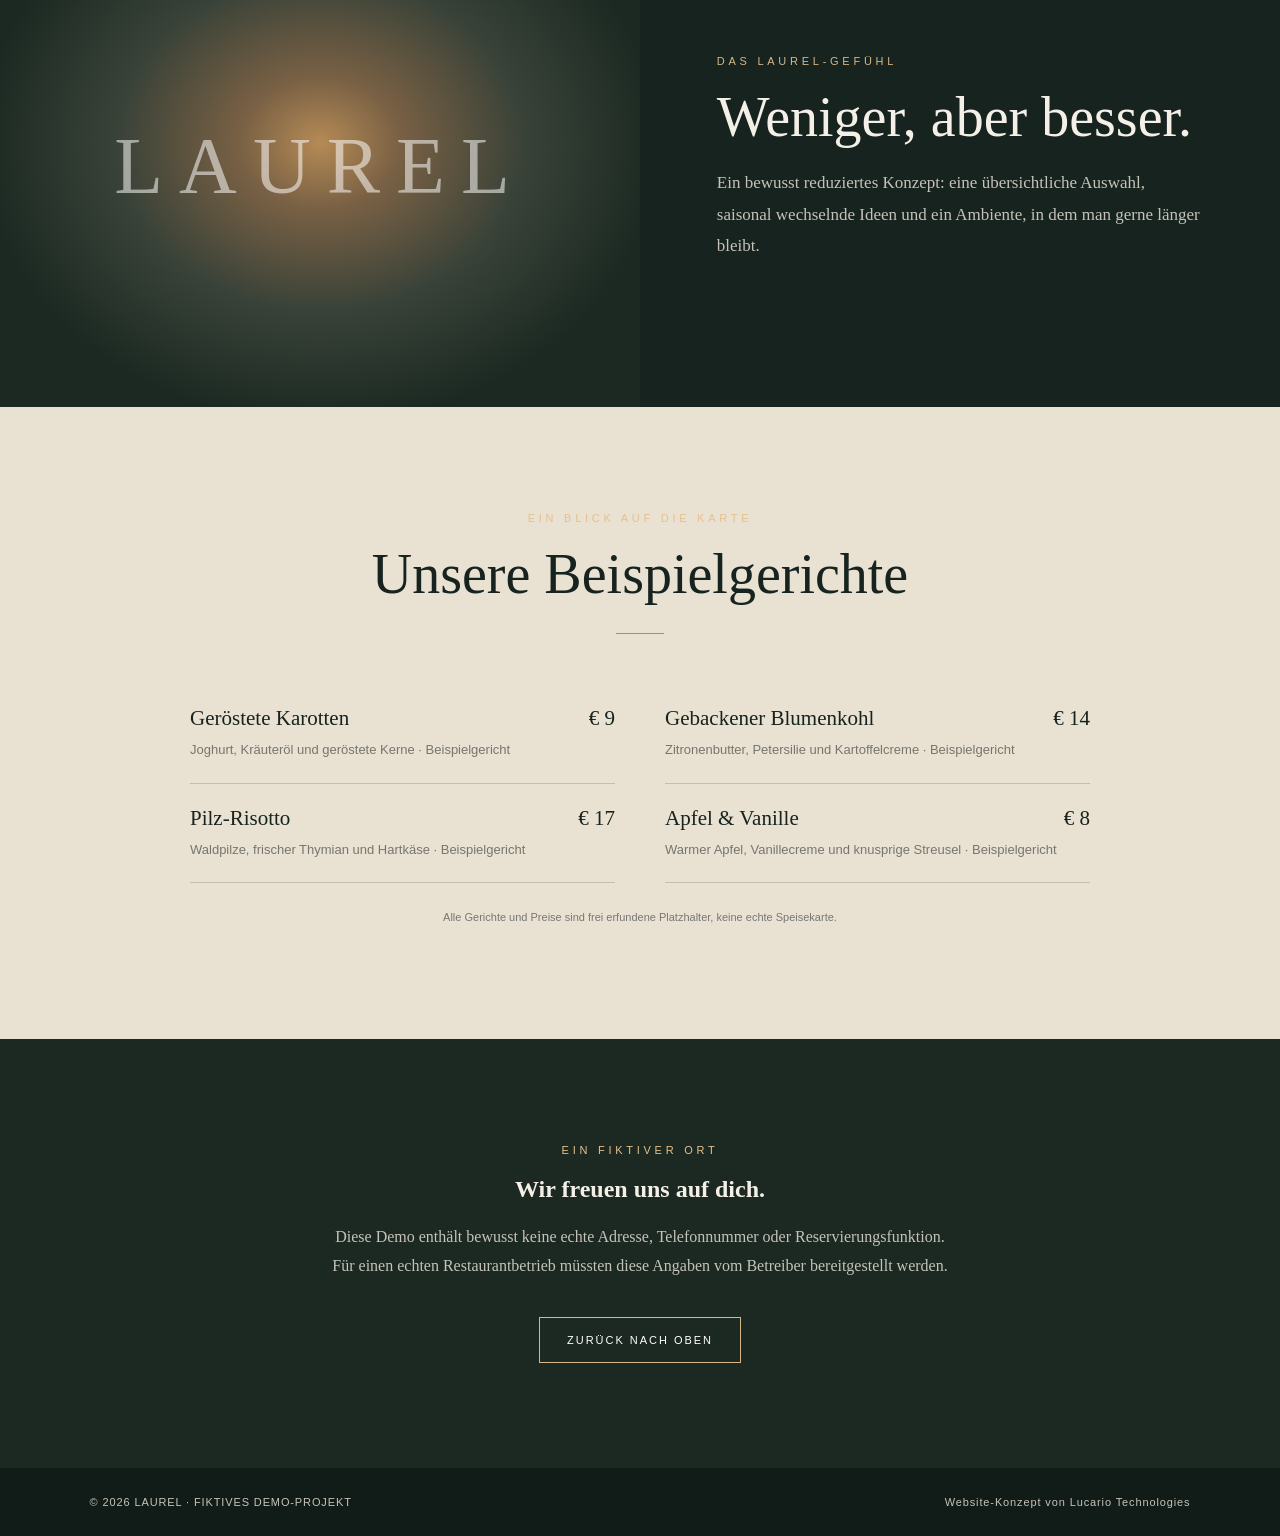
<file: demos/restaurant/index.html>
<!doctype html>
<html lang="de">
<head>
  <meta charset="utf-8">
  <meta name="viewport" content="width=device-width, initial-scale=1">
  <meta name="theme-color" content="#17231f">
  <meta name="description" content="Fiktives Restaurant-Demoprojekt von Lucario Technologies.">
  <title>LAUREL — Restaurant Demo</title>
  <style>
    :root{--ink:#17231f;--paper:#f4f0e8;--cream:#e9e1d2;--gold:#b58a55;--muted:#77766e}
    *{box-sizing:border-box}html{scroll-behavior:smooth}body{margin:0;background:var(--paper);color:var(--ink);font-family:Georgia,'Times New Roman',serif}
    a{color:inherit;text-decoration:none}.demo{position:sticky;top:0;z-index:5;text-align:center;padding:9px 12px;background:#b58a55;color:#17231f;font:700 11px/1.3 Arial,sans-serif;letter-spacing:.12em}
    header{position:absolute;z-index:2;top:40px;left:0;width:100%;padding:25px 7%;display:flex;align-items:center;justify-content:space-between;color:#fff}
    .brand{font-size:27px;letter-spacing:.19em}.brand small{display:block;font:10px Arial,sans-serif;letter-spacing:.32em;margin-top:5px;text-align:center}
    nav{display:flex;gap:30px;font:12px Arial,sans-serif;letter-spacing:.12em;text-transform:uppercase}nav a{opacity:.9}nav a:hover{color:#e5c18e}
    .hero{min-height:690px;height:88vh;max-height:900px;display:grid;place-items:center;text-align:center;color:white;padding:140px 22px 70px;background:linear-gradient(90deg,rgba(12,22,18,.78),rgba(12,22,18,.35)),radial-gradient(ellipse at 70% 55%,#8b7354 0,#4a4939 34%,#1b2922 75%)}
    .hero-inner{max-width:780px}.eyebrow{font:11px Arial,sans-serif;letter-spacing:.34em;text-transform:uppercase;color:#e5c18e}.hero h1{font-size:clamp(55px,10vw,112px);font-weight:400;line-height:.94;margin:24px 0}.hero p{font-size:19px;line-height:1.7;color:#e8e4db;max-width:570px;margin:0 auto 35px}
    .button{display:inline-block;padding:16px 27px;border:1px solid #d7b787;color:#fff;font:11px Arial,sans-serif;letter-spacing:.18em;text-transform:uppercase;transition:.2s}.button:hover{background:#d7b787;color:#17231f}
    .section{padding:105px 8%;}.intro{max-width:760px;margin:auto;text-align:center}.intro h2,.split h2,.menu h2{font-size:clamp(36px,5vw,56px);font-weight:400;margin:18px 0}.intro p,.split p{font-size:17px;line-height:1.85;color:#66665e}
    .rule{width:48px;height:1px;background:var(--gold);margin:27px auto}
    .features{display:grid;grid-template-columns:repeat(3,1fr);gap:22px;margin-top:65px}.feature{padding:32px 26px;border-top:1px solid #c9b99f;text-align:center}.feature span{font-size:28px;color:var(--gold)}.feature h3{font-size:23px;font-weight:400;margin:16px 0 10px}.feature p{font:14px/1.7 Arial,sans-serif;color:var(--muted)}
    .split{display:grid;grid-template-columns:1fr 1fr;min-height:480px;background:var(--ink);color:var(--paper)}.visual{min-height:420px;background:radial-gradient(ellipse at 50% 45%,#b58a55 0,#786044 18%,#394238 45%,#1b2922 75%);position:relative}.visual:after{content:'LAUREL';position:absolute;inset:0;display:grid;place-items:center;color:#fff8;font-size:clamp(38px,7vw,80px);letter-spacing:.2em}.split-copy{align-self:center;padding:70px 12%}.split p{color:#c5c3b9}.split .eyebrow{color:#d7b787}
    .menu{text-align:center;background:var(--cream)}.menu-grid{max-width:900px;margin:50px auto 0;display:grid;grid-template-columns:1fr 1fr;gap:0 50px;text-align:left}.dish{padding:22px 0;border-bottom:1px solid #c9bda9}.dish-top{display:flex;justify-content:space-between;gap:15px;font-size:21px}.dish p{font:13px/1.6 Arial,sans-serif;color:#77766e;margin:9px 0 0}
    .reserve{text-align:center;background:#1b2922;color:var(--paper)}.reserve p{font-size:16px;color:#c5c3b9;line-height:1.8}.reserve .button{margin-top:20px}
    footer{padding:28px 7%;display:flex;justify-content:space-between;gap:20px;flex-wrap:wrap;background:#111b17;color:#c8c4b9;font:11px Arial,sans-serif;letter-spacing:.08em}
    @media(max-width:700px){header{padding:18px 6%;align-items:flex-start}.brand{font-size:22px}nav{gap:13px;font-size:9px;flex-wrap:wrap;justify-content:flex-end;max-width:58%}.hero{min-height:620px}.section{padding:75px 7%}.features{grid-template-columns:1fr;gap:5px}.split{grid-template-columns:1fr}.visual{min-height:270px}.split-copy{padding:65px 8%}.menu-grid{grid-template-columns:1fr}.dish-top{font-size:19px}footer{flex-direction:column}}
  </style>
</head>
<body>
  <div class="demo">DEMO-PROJEKT · LAUREL IST EIN FIKTIVES RESTAURANT</div>
  <header>
    <a class="brand" href="#start">LAUREL<small>CUISINE & GARDEN</small></a>
    <nav aria-label="Hauptnavigation"><a href="#konzept">Konzept</a><a href="#karte">Speisekarte</a><a href="#kontakt">Kontakt</a></nav>
  </header>
  <main>
    <section class="hero" id="start"><div class="hero-inner">
      <div class="eyebrow">Saisonale Küche · Ruhiger Genuss</div>
      <h1>Einfach gut.<br>Natürlich besonders.</h1>
      <p>Ein fiktives Restaurantkonzept, das regionale Zutaten, ehrliches Handwerk und eine entspannte Atmosphäre verbindet.</p>
      <a class="button" href="#karte">Unsere Beispielkarte</a>
    </div></section>
    <section class="section" id="konzept"><div class="intro">
      <div class="eyebrow">Willkommen im Laurel</div><h2>Mit Liebe zur Saison.</h2><div class="rule"></div>
      <p>Gutes Essen braucht keine großen Worte. Es braucht frische Zutaten, sorgfältige Zubereitung und Menschen, die gerne Gastgeber sind. Dieses Beispiel zeigt, wie eine moderne Restaurant-Website aussehen kann.</p>
    </div>
    <div class="features">
      <article class="feature"><span>✳</span><h3>Regional gedacht</h3><p>Eine Beispielküche mit saisonalen Zutaten und kurzen Wegen.</p></article>
      <article class="feature"><span>♧</span><h3>Handwerklich gekocht</h3><p>Klare Aromen, ausgewählte Produkte und eine kleine Karte.</p></article>
      <article class="feature"><span>⌂</span><h3>Entspannt genießen</h3><p>Ein ruhiger Ort für gute Gespräche und gemeinsame Zeit.</p></article>
    </div></section>
    <section class="split"><div class="visual" role="img" aria-label="Abstrakte warme Farbfläche als Platzhalter für ein Restaurantfoto"></div><div class="split-copy">
      <div class="eyebrow">Das Laurel-Gefühl</div><h2>Weniger, aber besser.</h2><p>Ein bewusst reduziertes Konzept: eine übersichtliche Auswahl, saisonal wechselnde Ideen und ein Ambiente, in dem man gerne länger bleibt.</p>
    </div></section>
    <section class="section menu" id="karte"><div class="eyebrow">Ein Blick auf die Karte</div><h2>Unsere Beispielgerichte</h2><div class="rule"></div>
      <div class="menu-grid">
        <article class="dish"><div class="dish-top"><span>Geröstete Karotten</span><span>€ 9</span></div><p>Joghurt, Kräuteröl und geröstete Kerne · Beispielgericht</p></article>
        <article class="dish"><div class="dish-top"><span>Gebackener Blumenkohl</span><span>€ 14</span></div><p>Zitronenbutter, Petersilie und Kartoffelcreme · Beispielgericht</p></article>
        <article class="dish"><div class="dish-top"><span>Pilz-Risotto</span><span>€ 17</span></div><p>Waldpilze, frischer Thymian und Hartkäse · Beispielgericht</p></article>
        <article class="dish"><div class="dish-top"><span>Apfel & Vanille</span><span>€ 8</span></div><p>Warmer Apfel, Vanillecreme und knusprige Streusel · Beispielgericht</p></article>
      </div>
      <p style="font:11px Arial,sans-serif;color:#777;margin-top:28px">Alle Gerichte und Preise sind frei erfundene Platzhalter, keine echte Speisekarte.</p>
    </section>
    <section class="section reserve" id="kontakt"><div class="eyebrow">Ein fiktiver Ort</div><h2>Wir freuen uns auf dich.</h2><p>Diese Demo enthält bewusst keine echte Adresse, Telefonnummer oder Reservierungsfunktion.<br>Für einen echten Restaurantbetrieb müssten diese Angaben vom Betreiber bereitgestellt werden.</p><a class="button" href="#start">Zurück nach oben</a></section>
  </main>
  <footer><span>© <span id="year"></span> LAUREL · FIKTIVES DEMO-PROJEKT</span><span>Website-Konzept von Lucario Technologies</span></footer>
  <script>document.getElementById('year').textContent=new Date().getFullYear();</script>
</body>
</html>
</file>
<file: style.css>
/* =================================
   LUCARIO TECHNOLOGIES
   Premium Design System V1.0
================================= */

:root {
  --background: #080d18;
  --surface: #101a2b;
  --surface-light: #17243a;
  --blue: #398cff;
  --blue-light: #73b5ff;
  --white: #f5f8ff;
  --muted: #9baac1;
  --border: rgba(130,170,220,.15);
}

* {
  margin: 0;
  padding: 0;
  box-sizing: border-box;
  scroll-behavior: smooth;
}

body {
  background: var(--background);
  color: var(--white);
  font-family: Arial, Helvetica, sans-serif;
  line-height: 1.6;
}

a {
  color: inherit;
  text-decoration: none;
}

.header {
  min-height: 76px;
  padding: 18px 7%;
  display: flex;
  align-items: center;
  justify-content: space-between;
  border-bottom: 1px solid var(--border);
  background: rgba(8,13,24,.92);
  position: sticky;
  top: 0;
  z-index: 10;
  backdrop-filter: blur(16px);
}

.logo {
  font-weight: 800;
  letter-spacing: 1px;
  font-size: 17px;
}

.logo span {
  display: block;
  color: var(--blue-light);
  font-size: 10px;
  letter-spacing: 3px;
}

nav {
  display: flex;
  gap: 26px;
}

nav a {
  color: var(--muted);
  font-size: 13px;
  transition: .25s;
}

nav a:hover {
  color: var(--blue-light);
}

.hero {
  min-height: 590px;
  padding: 100px 9%;
  display: flex;
  align-items: center;
  position: relative;
  overflow: hidden;
  background:
    radial-gradient(ellipse at 80% 50%,
    rgba(37,111,220,.19), transparent 45%);
}

.hero-content {
  max-width: 650px;
  position: relative;
  z-index: 2;
}

.eyebrow {
  color: var(--blue-light);
  letter-spacing: 3px;
  font-size: 11px;
  font-weight: bold;
  margin-bottom: 20px;
}

h1 {
  font-size: clamp(44px, 8vw, 82px);
  line-height: 1.05;
  letter-spacing: -3px;
  margin-bottom: 25px;
}

h1 span {
  background: linear-gradient(
    90deg, #398cff, #9bcfff
  );
  -webkit-background-clip: text;
  background-clip: text;
  color: transparent;
}

.intro {
  color: var(--muted);
  max-width: 460px;
  margin-bottom: 35px;
}

.button {
  display: inline-block;
  padding: 15px 24px;
  border-radius: 7px;
  background: linear-gradient(100deg,
    #2469cf, #398cff);
  color: white;
  font-weight: bold;
  font-size: 13px;
  box-shadow: 0 8px 30px rgba(35,120,255,.22);
  transition: .25s;
}

.button:hover {
  transform: translateY(-3px);
  box-shadow: 0 12px 35px rgba(35,120,255,.35);
}

.orb {
  position: absolute;
  width: 310px;
  height: 310px;
  border-radius: 50%;
  right: 12%;
  top: 25%;
  background: radial-gradient(circle at 35% 30%,
    #75baff, #1b4d91 35%, #101a2b 72%);
  filter: drop-shadow(0 0 70px rgba(45,130,255,.28));
  opacity: .75;
  animation: float 6s ease-in-out infinite;
}

@keyframes float {
  0%,100% { transform: translateY(0); }
  50% { transform: translateY(-18px); }
}

.section {
  padding: 90px 9%;
}

.section h2 {
  font-size: clamp(30px, 5vw, 46px);
  margin-bottom: 35px;
}

.cards {
  display: grid;
  grid-template-columns: repeat(3, 1fr);
  gap: 20px;
}

.card {
  padding: 30px;
  background: linear-gradient(
    145deg, var(--surface-light), var(--surface)
  );
  border: 1px solid var(--border);
  border-radius: 13px;
  transition: .3s;
}

.card:hover {
  transform: translateY(-6px);
  border-color: rgba(57,140,255,.55);
}

.number {
  color: var(--blue-light);
  font-size: 13px;
  margin-bottom: 28px;
}

.card h3 {
  margin-bottom: 12px;
  font-size: 20px;
}

.card p,
.about > p:last-child,
.contact > p:not(.eyebrow) {
  color: var(--muted);
}

.about {
  background: var(--surface);
}

.about > p:last-child {
  max-width: 600px;
}

.contact {
  text-align: center;
}

footer {
  border-top: 1px solid var(--border);
  padding: 28px 7%;
  display: flex;
  justify-content: space-between;
  gap: 15px;
  color: var(--muted);
  font-size: 12px;
}

/* Smartphone Optimierung */

@media (max-width: 700px) {
  .header {
    padding: 16px 5%;
    flex-direction: column;
    gap: 15px;
  }

  nav {
    gap: 17px;
  }

  nav a {
    font-size: 12px;
  }

  .hero {
    min-height: 540px;
    padding: 85px 7%;
  }

  .orb {
    width: 190px;
    height: 190px;
    right: -55px;
    top: 55%;
    opacity: .4;
  }

  .cards {
    grid-template-columns: 1fr;
  }

  .section {
    padding: 70px 7%;
  }

  footer {
    flex-direction: column;
    text-align: center;
  }
}
</file>
